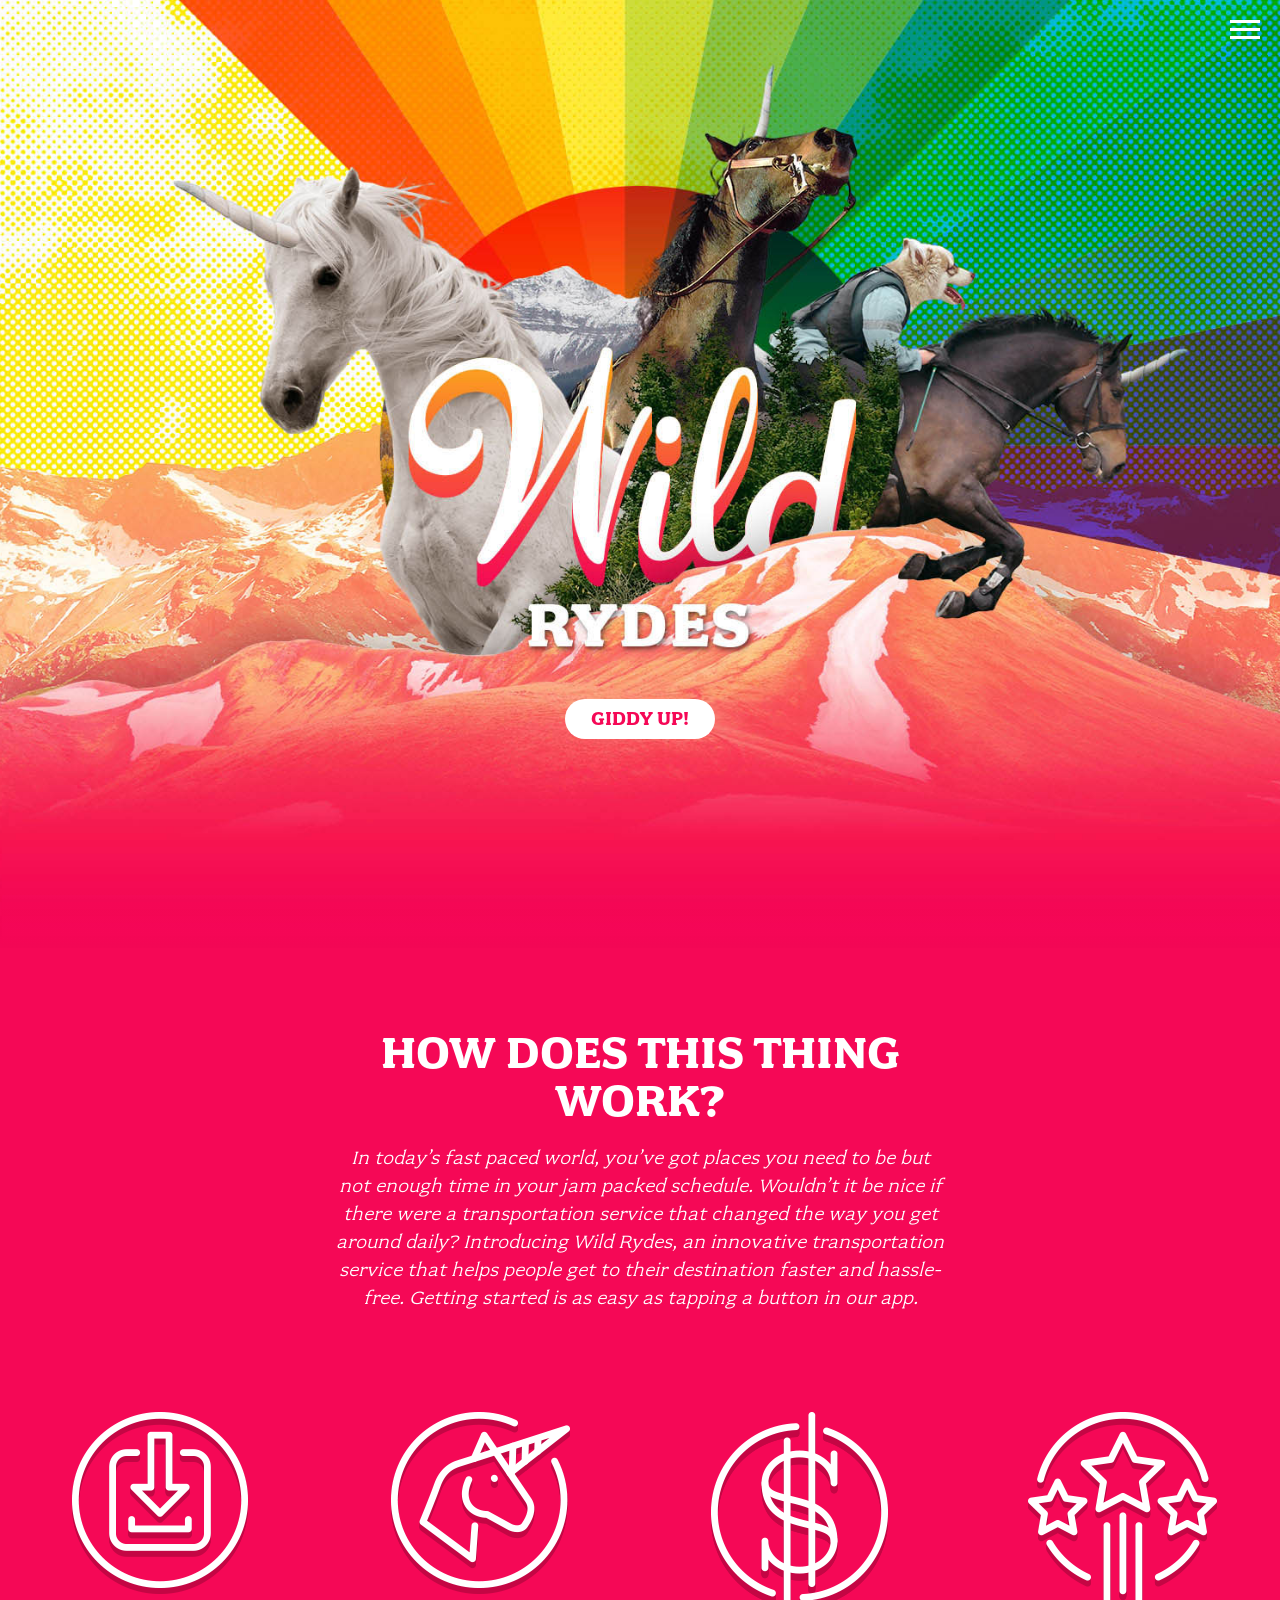
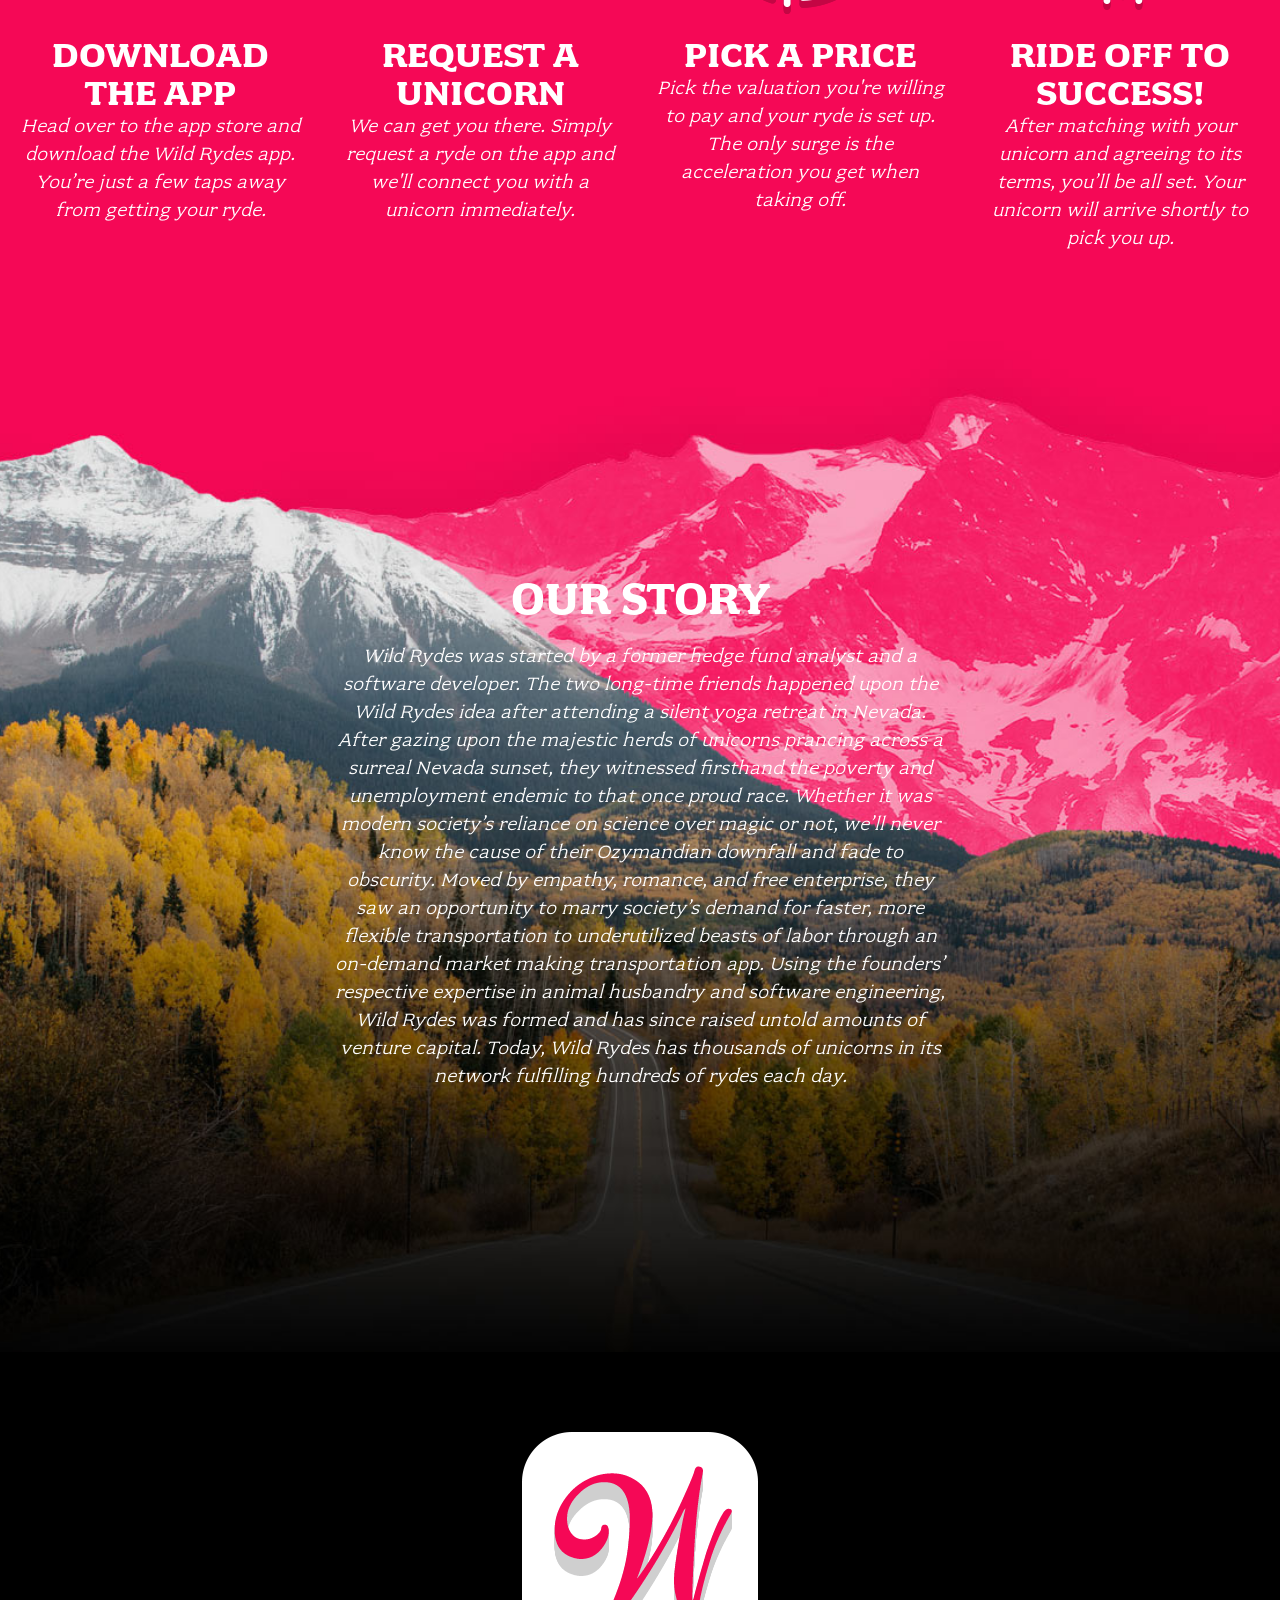
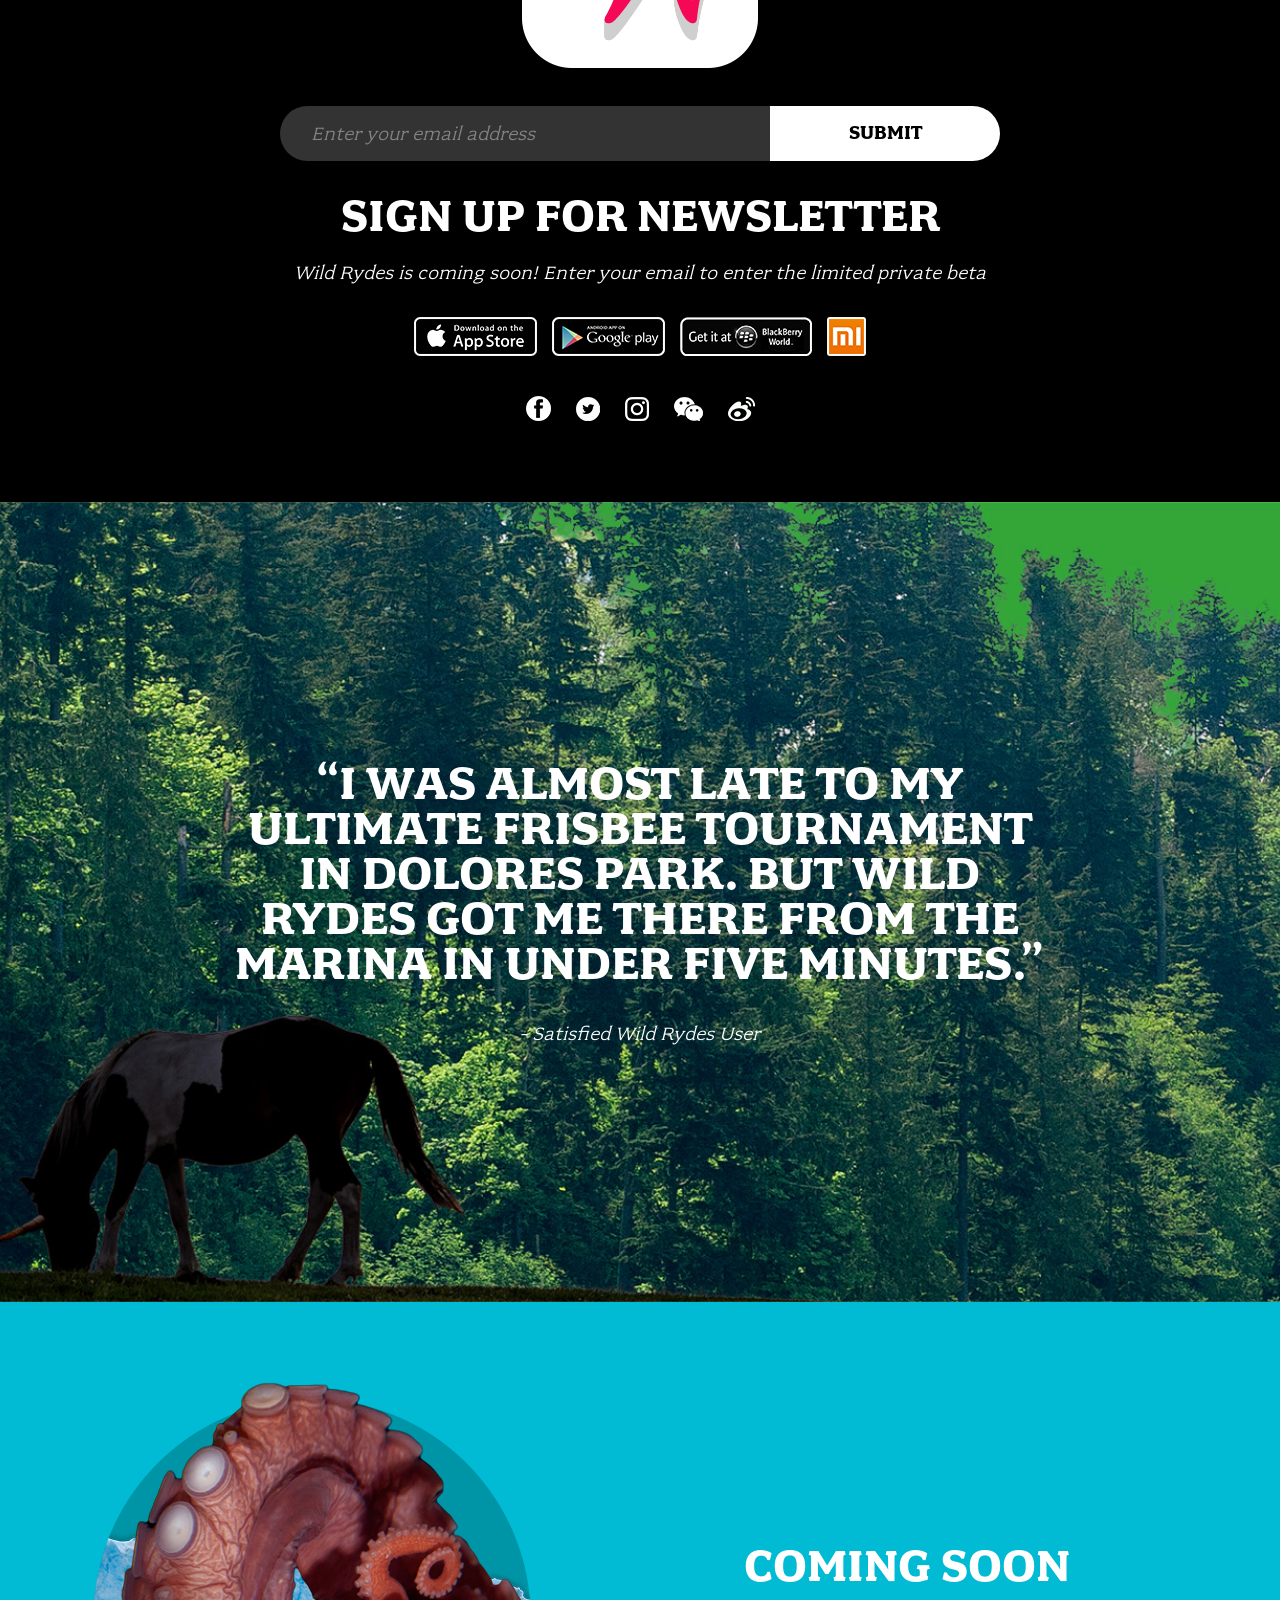
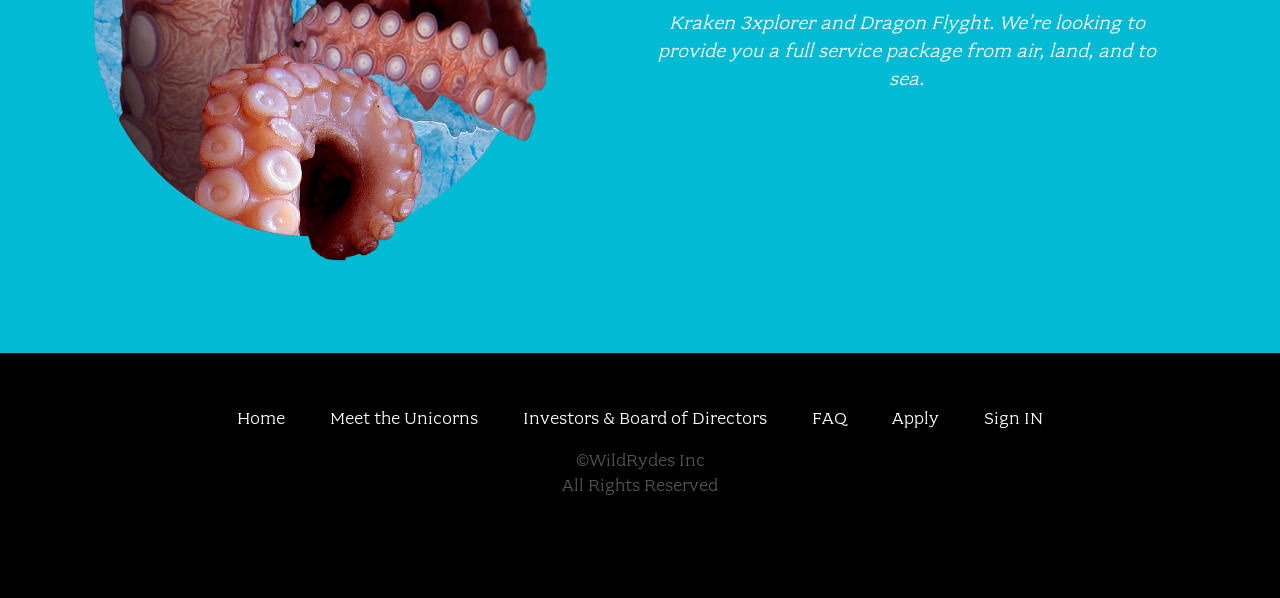
<file: index.html>
<!doctype html>
<html class="no-js" lang="">
<head>
  <meta charset="utf-8">
  <meta name="description" content="">
  <meta name="viewport" content="width=device-width, initial-scale=1">
  <title>Wild Rydes</title>

  <link rel="stylesheet" href="css/font.css">
  <link rel="stylesheet" href="css/main.css">

  <script src="js/vendor/modernizr.js"></script>
</head>
<body class="page-home">

  <header class="site-header">
    <h1 class="title">Wild Rydes</h1>
    <nav class="site-nav">
      <ul>
        <li><a href="index.html">Home</a></li>
        <li><a href="unicorns.html">Meet the Unicorns</a></li>
        <li><a href="investors.html">Investors &amp; Board of Directors</a></li>
        <li><a href="faq.html">FAQ</a></li>
        <li><a href="apply.html">Apply</a></li>
        <li><a href="signin.html">Sign IN</a></li>
      </ul>
    </nav>
    <button type="button" class="btn-menu"><span>Menu</span></button>
    <a class="home-button" href="/register.html">Giddy Up!</a>
  </header>

  <section class="home-about">
    <div class="row column large-9 xlarge-6 xxlarge-4">
      <h2 class="section-title">How Does This Thing Work?</h2>
      <p class="content">
        In today’s fast paced world, you’ve got places you need to be but not enough time in your jam packed schedule. Wouldn’t it be nice if there were a transportation service that changed the way you get around daily? Introducing Wild Rydes, an innovative transportation service that helps people get to their destination faster and hassle-free. Getting started is as easy as tapping a button in our app.
      </p>
    </div>

    <div class="row medium-up-2 large-up-4">
      <div class="column">
        <div class="home-about-block">
          <h3 class="title icon-download">Download The App</h3>
          <p class="content">Head over to the app store and download the Wild Rydes app. You’re just a few taps away from getting your ryde.</p>
        </div>
      </div>

      <div class="column">
        <div class="home-about-block">
          <h3 class="title icon-unicorn">Request A Unicorn</h3>
          <p class="content">We can get you there. Simply request a ryde on the app and we'll connect you with a unicorn immediately.</p>
        </div>
      </div>

      <div class="column">
        <div class="home-about-block">
          <h3 class="title icon-price">Pick A Price</h3>
          <p class="content">Pick the valuation you're willing to pay and your ryde is set up. The only surge is the acceleration you get when taking off.</p>
        </div>
      </div>

      <div class="column">
        <div class="home-about-block">
          <h3 class="title icon-success">Ride Off To Success!</h3>
          <p class="content">After matching with your unicorn and agreeing to its terms, you’ll be all set. Your unicorn will arrive shortly to pick you up.</p>
        </div>
      </div>
    </div>
  </section>

  <section class="home-story">
    <div class="row column large-9 xlarge-6 xxlarge-4">
      <h2 class="section-title">Our Story</h2>
      <p class="content">
        Wild Rydes was started by a former hedge fund analyst and a software developer. The two long-time friends happened upon the Wild Rydes idea after attending a silent yoga retreat in Nevada. After gazing upon the majestic herds of unicorns prancing across a surreal Nevada sunset, they witnessed firsthand the poverty and unemployment endemic to that once proud race. Whether it was modern society’s reliance on science over magic or not, we’ll never know the cause of their Ozymandian downfall and fade to obscurity. Moved by empathy, romance, and free enterprise, they saw an opportunity to marry society’s demand for faster, more flexible transportation to underutilized beasts of labor through an on-demand market making transportation app. Using the founders’ respective expertise in animal husbandry and software engineering, Wild Rydes was formed and has since raised untold amounts of venture capital. Today, Wild Rydes has thousands of unicorns in its network fulfilling hundreds of rydes each day.
      </p>
    </div>
  </section>

  <section class="home-sign-up">
    <div class="row column">
      <img class="icon-w" src="images/wr-home-W.png">

      <form onsubmit="javascript:void(0);">
        <input type="email" placeholder="Enter your email address">
        <button type="button">Submit</button>
      </form>

      <h2 class="section-title">Sign Up For Newsletter</h2>

      <p class="content">Wild Rydes is coming soon! Enter your email to enter the limited private beta</p>

      <div class="apps">
        <a class="app-icon" href=""><img src="images/wr-home-apple.png"></a>
        <a class="app-icon" href=""><img src="images/wr-home-google.png"></a>
        <a class="app-icon" href=""><img src="images/wr-home-blackberry.png"></a>
        <a class="app-icon" href=""><img src="images/wr-home-Xiaomi.png"></a>
      </div>

      <div class="social">
        <a class="icon-fb" href="">Facebook</a>
        <a class="icon-tw" href="">Twitter</a>
        <a class="icon-ig" href="">Instagram</a>
        <a class="icon-wc" href="">Wechat</a>
        <a class="icon-wb" href="">Weibo</a>
      </div>
    </div>
  </section>

  <section class="home-quote">
    <div class="row column medium-8 xxlarge-6">
      <div class="quote-wrap">
        <div class="quote">
          “I was almost late to my ultimate frisbee tournament in DOLORES park. BUt Wild Rydes Got me there from the marina in under five minutes.”
        </div>
        <div class="quoter">- Satisfied Wild Rydes User</div>
      </div>
    </div>
  </section>

  <section class="kraken-callout">
    <div class="row">
      <div class="columns medium-6 xxlarge-4 xxlarge-offset-2">
        <img src="images/wr-home-kraken.png">
      </div>

      <div class="columns medium-6 xlarge-5 xxlarge-4">
        <h4 class="title">Coming Soon</h4>
        <p class="content">
          Kraken 3xplorer and Dragon Flyght. We’re looking to provide you a full service package from air, land, and to sea.
        </p>
      </div>
    </div>
  </section>

  <footer class="site-footer">
    <div class="row column">
      <nav class="footer-nav">
        <ul>
          <li><a href="index.html">Home</a></li>
          <li><a href="unicorns.html">Meet the Unicorns</a></li>
          <li><a href="investors.html">Investors & Board of Directors</a></li>
          <li><a href="faq.html">FAQ</a></li>
          <li><a href="apply.html">Apply</a></li>
          <li><a href="signin.html">Sign IN</a></li>
        </ul>
      </nav>
    </div>

    <div class="row column">
      <div class="footer-legal">
        &copy;WildRydes Inc<br>
        All Rights Reserved
      </div>
    </div>
  </footer>

  <script src="js/vendor.js"></script>

  <script src="js/main.js"></script>
</body>
</html>
</file>
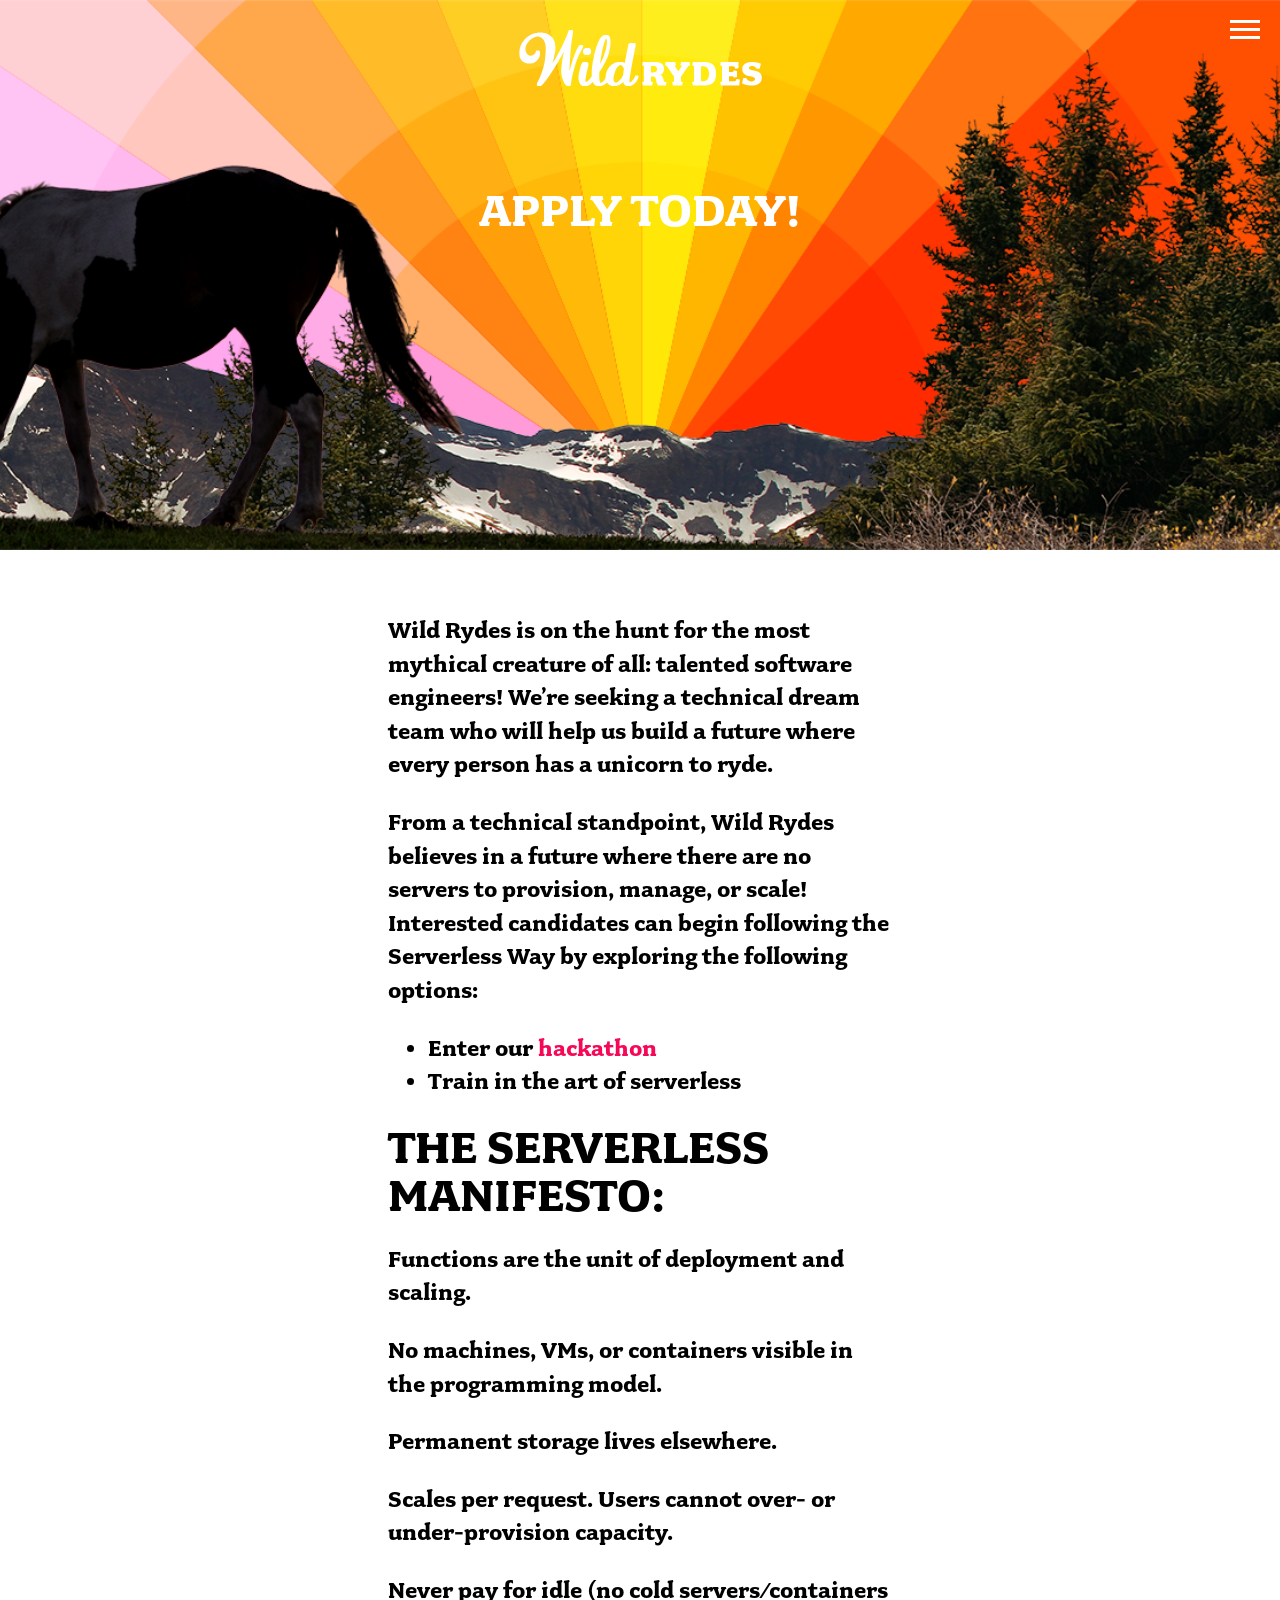
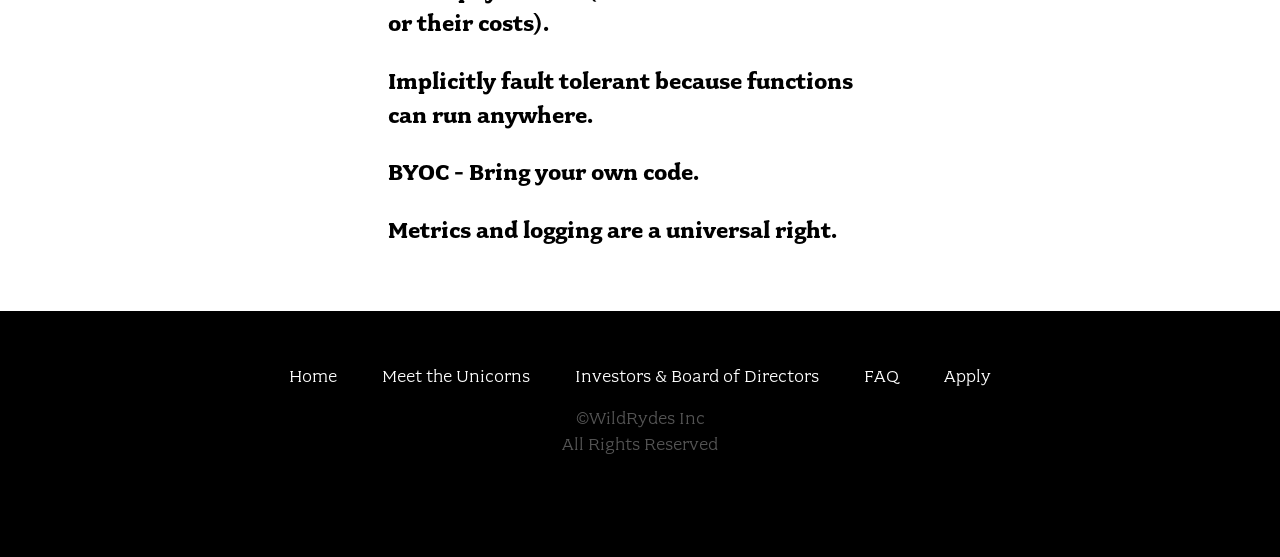
<file: apply.html>
<!doctype html>
<html class="no-js" lang="">
<head>
  <meta charset="utf-8">
  <meta name="description" content="">
  <meta name="viewport" content="width=device-width, initial-scale=1">
  <title>Apply - Wild Rydes</title>

  <link rel="stylesheet" href="css/font.css">
  <link rel="stylesheet" href="css/main.css">

  <script src="js/vendor/modernizr.js"></script>
</head>
<body class="page-apply">

  <header class="site-header">
    <div class="site-logo">Wild Rydes</div>

    <div class="row column medium-8 large-6 xlarge-5 xxlarge-4">
      <h1 class="title">Apply Today!</h1>
    </div>

    <nav class="site-nav">
      <ul>
        <li><a href="index.html">Home</a></li>
        <li><a href="unicorns.html">Meet the Unicorns</a></li>
        <li><a href="investors.html">Investors & Board of Directors</a></li>
        <li><a href="faq.html">FAQ</a></li>
        <li><a href="apply.html">Apply</a></li>
      </ul>
    </nav>
    <button type="button" class="btn-menu"><span>Menu</span></button>
  </header>

  <section class="content">
    <div class="row column medium-10 large-7 xlarge-5">
      <p>Wild Rydes is on the hunt for the most mythical creature of all: talented software engineers! We’re seeking a technical dream team who will help us build a future where every person has a unicorn to ryde.</p>
      <p>From a technical standpoint, Wild Rydes believes in a future where there are no servers to provision, manage, or scale! Interested candidates can begin following the Serverless Way by exploring the following options:</p>
      <ul>
        <li>Enter our <a href="http://awschatbot.devpost.com" target="_blank">hackathon</a></li>
        <li>Train in the art of serverless</li>
      </ul>

      <h2>The Serverless Manifesto:</h2>
      <p>Functions are the unit of deployment and scaling.</p>
      <p>No machines, VMs, or containers visible in the programming model.</p>
      <p>Permanent storage lives elsewhere.</p>
      <p>Scales per request. Users cannot over- or under-provision capacity.</p>
      <p>Never pay for idle (no cold servers/containers or their costs).</p>
      <p>Implicitly fault tolerant because functions can run anywhere.</p>
      <p>BYOC - Bring your own code.</p>
      <p>Metrics and logging are a universal right.</p>
    </div>
  </section>

  <footer class="site-footer">
    <div class="row column">
      <nav class="footer-nav">
        <ul>
          <li><a href="index.html">Home</a></li>
          <li><a href="unicorns.html">Meet the Unicorns</a></li>
          <li><a href="investors.html">Investors & Board of Directors</a></li>
          <li><a href="faq.html">FAQ</a></li>
          <li><a href="apply.html">Apply</a></li>
        </ul>
      </nav>
    </div>

    <div class="row column">
      <div class="footer-legal">
        &copy;WildRydes Inc<br>
        All Rights Reserved
      </div>
    </div>
  </footer>

  <script src="js/vendor.js"></script>

  <script src="js/main.js"></script>
</body>
</html>
</file>
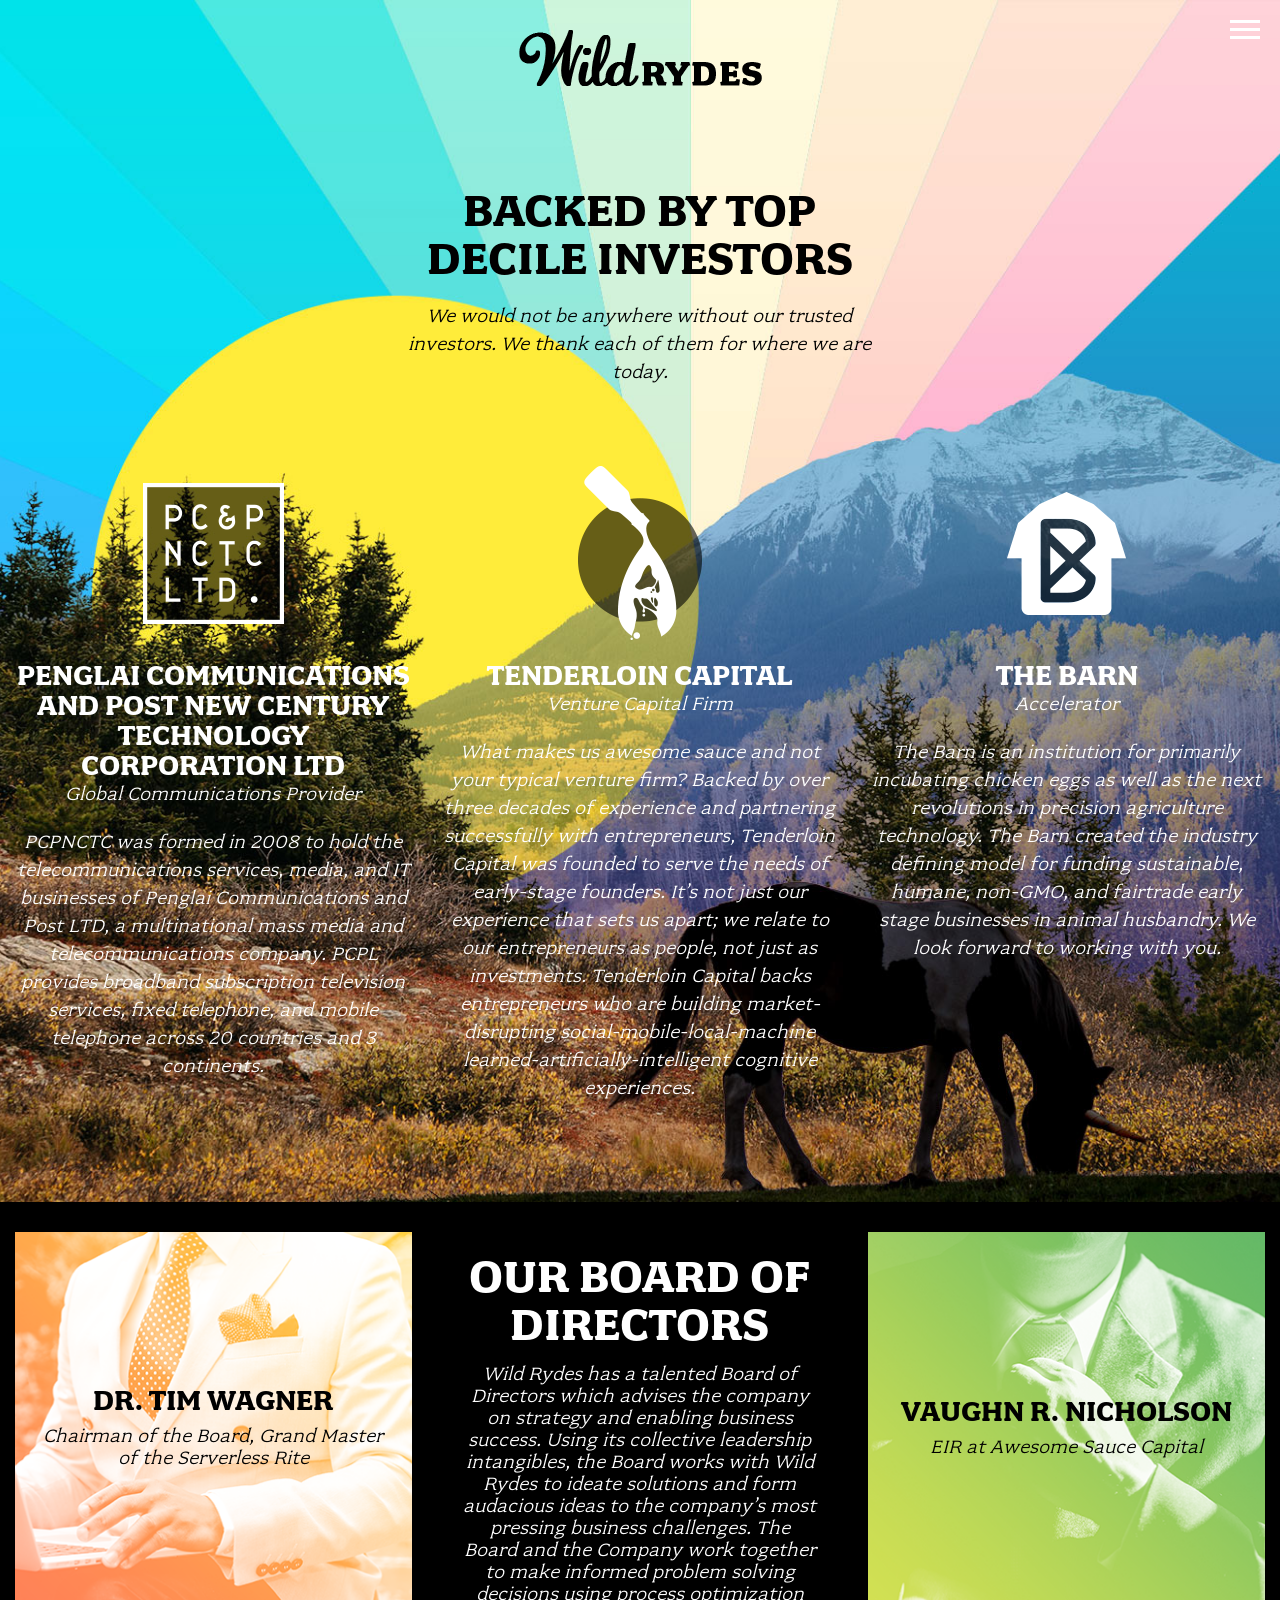
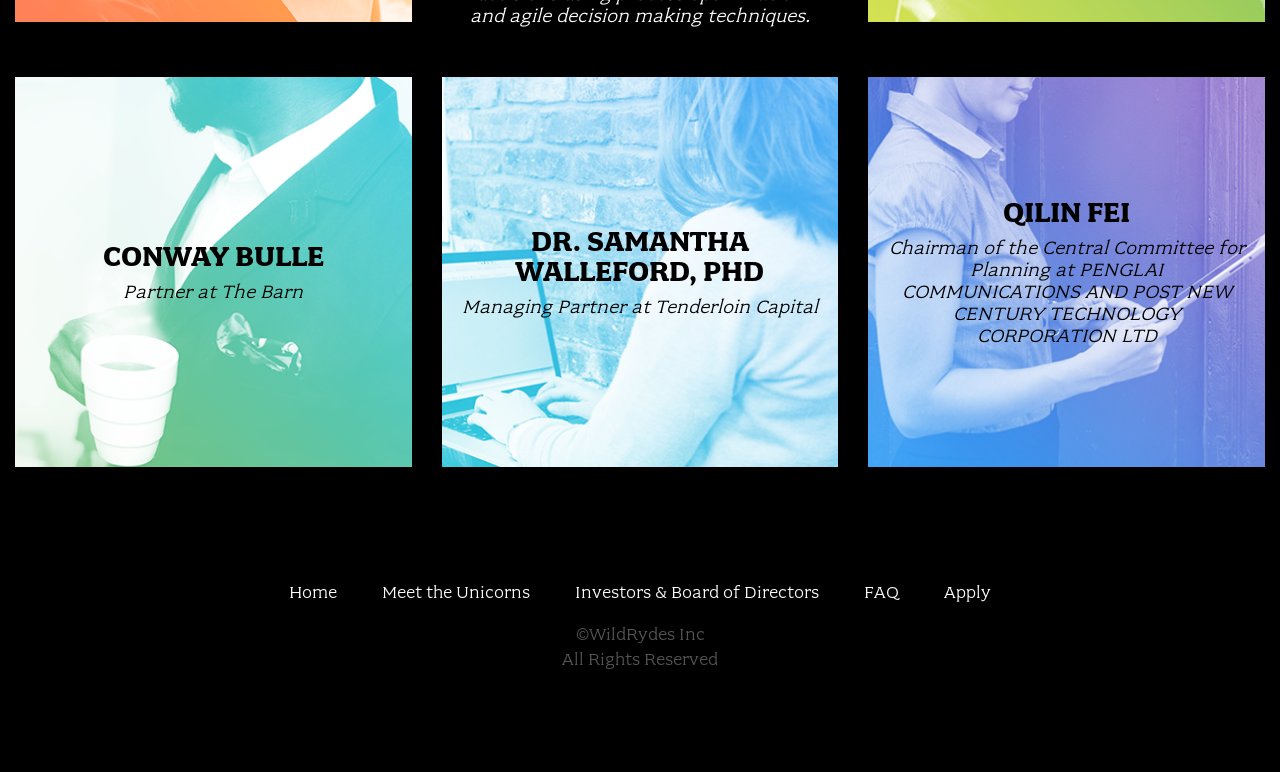
<file: investors.html>
<!doctype html>
<html class="no-js" lang="">
<head>
  <meta charset="utf-8">
  <meta name="description" content="">
  <meta name="viewport" content="width=device-width, initial-scale=1">
  <title>Investors &amp; Board of Directors - Wild Rydes</title>

  <link rel="stylesheet" href="css/font.css">
  <link rel="stylesheet" href="css/main.css">

  <script src="js/vendor/modernizr.js"></script>
</head>
<body class="page-investors">

  <div class="top-section">
    <header class="site-header">
      <div class="site-logo dark">Wild Rydes</div>

      <div class="row column medium-8 large-6 xlarge-5 xxlarge-4">
        <h1 class="title">Backed By Top Decile Investors</h1>
        <p class="content">
          We would not be anywhere without our trusted investors. We thank each of them for where we are today.
        </p>
      </div>

      <nav class="site-nav">
        <ul>
          <li><a href="index.html">Home</a></li>
          <li><a href="unicorns.html">Meet the Unicorns</a></li>
          <li><a href="investors.html">Investors & Board of Directors</a></li>
          <li><a href="faq.html">FAQ</a></li>
          <li><a href="apply.html">Apply</a></li>
        </ul>
      </nav>
      <button type="button" class="btn-menu"><span>Menu</span></button>
    </header>

    <div class="investors-list">
      <div class="row">
        <div class="columns large-4">
          <div class="investor">
            <h2 class="title pcp">Penglai Communications and Post New Century Technology Corporation Ltd</h2>
            <div class="subtitle">Global Communications Provider</div>
            <p class="content">
              PCPNCTC was formed in 2008 to hold the telecommunications services, media, and IT businesses of Penglai Communications and Post LTD, a multinational mass media and telecommunications company. PCPL provides broadband subscription television services, fixed telephone, and mobile telephone across 20 countries and 3 continents.
            </p>
          </div>
        </div>

        <div class="columns large-4">
          <div class="investor">
            <h2 class="title awesome">Tenderloin Capital</h2>
            <div class="subtitle">Venture Capital Firm</div>
            <p class="content">
              What makes us awesome sauce and not your typical venture firm? Backed by over three decades of experience and partnering successfully with entrepreneurs, Tenderloin Capital was founded to serve the needs of early-stage founders. It’s not just our experience that sets us apart; we relate to our entrepreneurs as people, not just as investments. Tenderloin Capital backs entrepreneurs who are building market-disrupting social-mobile-local-machine learned-artificially-intelligent cognitive experiences.
            </p>
          </div>
        </div>

        <div class="columns large-4">
          <div class="investor">
            <h2 class="title barn">The Barn</h2>
            <div class="subtitle">Accelerator</div>
            <p class="content">
              The Barn is an institution for primarily incubating chicken eggs as well as the next revolutions in precision agriculture technology. The Barn created the industry defining model for funding sustainable, humane, non-GMO, and fairtrade early stage businesses in animal husbandry. We look forward to working with you.
            </p>
          </div>
        </div>
      </div>
    </div>
  </div>

  <section class="board-directors">
    <div class="row">
      <div class="columns large-4 large-push-4">
        <div class="intro block">
          <h2 class="title">Our Board of Directors</h2>
          <p class="content">
            Wild Rydes has a talented Board of Directors which advises the company on strategy and enabling business success. Using its collective leadership intangibles, the Board works with Wild Rydes to ideate solutions and form audacious ideas to the company’s most pressing business challenges. The Board and the Company work together to make informed problem solving decisions using process optimization and agile decision making techniques.
          </p>
        </div>
      </div>

      <div class="columns large-4 large-pull-4">
        <div class="one block">
          <h3 class="title">Dr. Tim Wagner</h3>
          <p class="content">Chairman of the Board, Grand Master of the Serverless Rite</p>
        </div>
      </div>

      <div class="columns large-4">
        <div class="two block">
          <h3 class="title">Vaughn R. Nicholson</h3>
          <p class="content">EIR at Awesome Sauce Capital</p>
        </div>
      </div>
    </div>

    <div class="row">
      <div class="columns large-4">
        <div class="three block">
          <h3 class="title">Conway Bulle</h3>
          <p class="content">Partner at The Barn</p>
        </div>
      </div>

      <div class="columns large-4">
        <div class="four block">
          <h3 class="title">Dr. Samantha Walleford, PhD</h3>
          <p class="content">Managing Partner at Tenderloin Capital</p>
        </div>
      </div>

      <div class="columns large-4">
        <div class="five block">
          <h3 class="title">Qilin Fei</h3>
          <p class="content">Chairman of the Central Committee for Planning at PENGLAI COMMUNICATIONS AND POST NEW CENTURY TECHNOLOGY CORPORATION LTD</p>
        </div>
      </div>
    </div>
  </section>

  <footer class="site-footer">
    <div class="row column">
      <nav class="footer-nav">
        <ul>
          <li><a href="index.html">Home</a></li>
          <li><a href="unicorns.html">Meet the Unicorns</a></li>
          <li><a href="investors.html">Investors & Board of Directors</a></li>
          <li><a href="faq.html">FAQ</a></li>
          <li><a href="apply.html">Apply</a></li>
        </ul>
      </nav>
    </div>

    <div class="row column">
      <div class="footer-legal">
        &copy;WildRydes Inc<br>
        All Rights Reserved
      </div>
    </div>
  </footer>

  <script src="js/vendor.js"></script>

  <script src="js/main.js"></script>
</body>
</html>
</file>
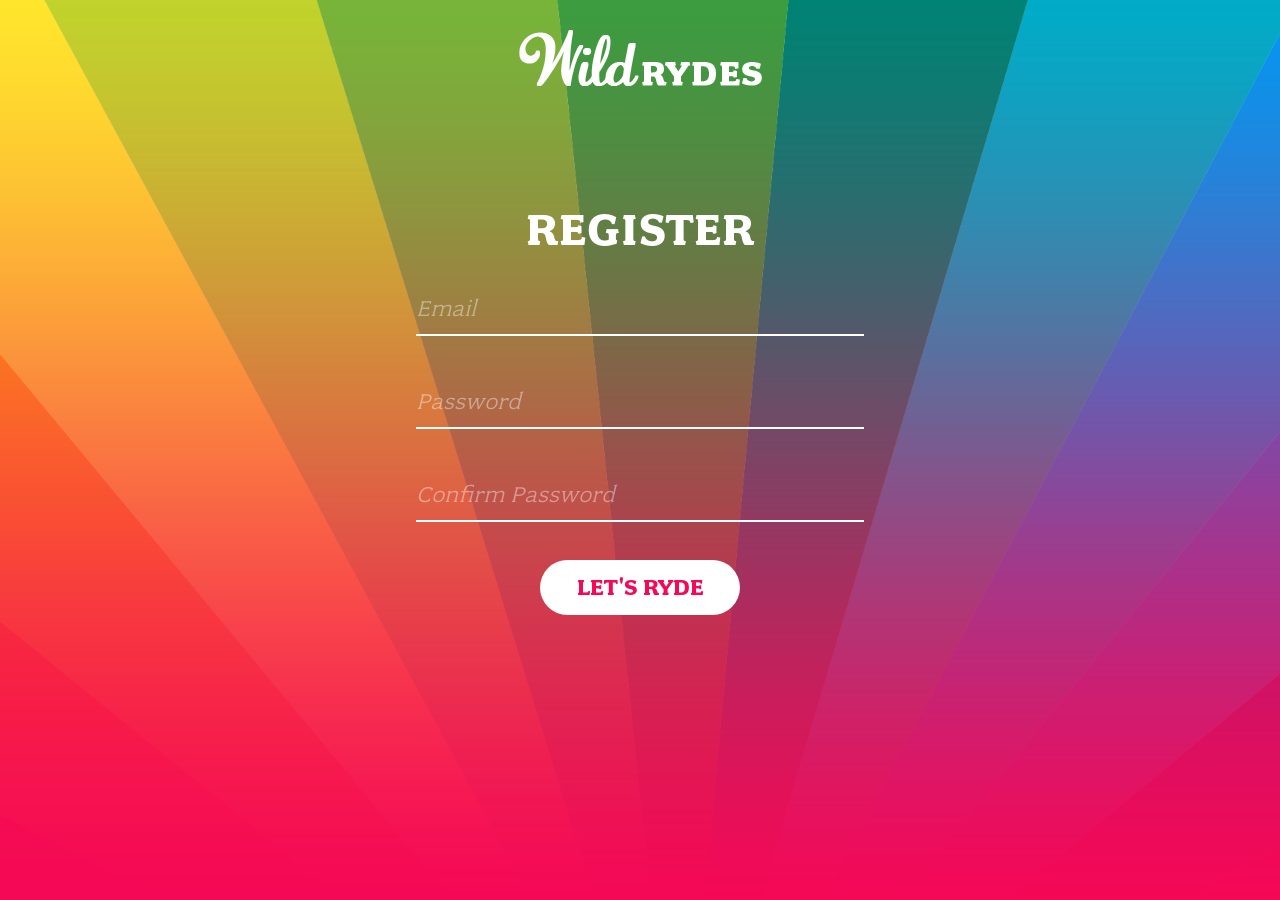
<file: register.html>
<!DOCTYPE html>
<!--[if lt IE 7]>      <html class="no-js lt-ie9 lt-ie8 lt-ie7"> <![endif]-->
<!--[if IE 7]>         <html class="no-js lt-ie9 lt-ie8"> <![endif]-->
<!--[if IE 8]>         <html class="no-js lt-ie9"> <![endif]-->
<!--[if gt IE 8]><!--> <html class="no-js"> <!--<![endif]-->
    <head>
        <meta charset="utf-8">
        <meta http-equiv="X-UA-Compatible" content="IE=edge,chrome=1">
        <title></title>
        <meta name="description" content="">
        <meta name="viewport" content="width=device-width">

        <!-- Place favicon.ico and apple-touch-icon.png in the root directory -->

        <link rel="stylesheet" href="css/font.css">
        <link rel="stylesheet" href="css/normalize.css">
        <link rel="stylesheet" href="css/index.css">
        <link rel="stylesheet" href="/css/message.css">
    </head>
    <body>
        <!--[if lt IE 7]>
            <p class="chromeframe">You are using an <strong>outdated</strong> browser. Please <a href="http://browsehappy.com/">upgrade your browser</a> or <a href="http://www.google.com/chromeframe/?redirect=true">activate Google Chrome Frame</a> to improve your experience.</p>
        <![endif]-->

        <div id="noCognitoMessage" class="configMessage" style="display: none;">
            <div class="backdrop"></div>
            <div class="panel panel-default">
                <div class="panel-heading">
                    <h3 class="panel-title">No Cognito User Pool Configured</h3>
                </div>
                <div class="panel-body">
                    <p>There is no user pool configured in <a href="/js/config.js">/js/config.js</a>. You'll configure this in Module 2 of the workshop.</p>
                </div>
            </div>
        </div>

        <header>
          <img src="images/logo.png">
        </header>

        <section class="form-wrap">
            <h1>Register</h1>
            <form id="registrationForm">
              <input type="email" id="emailInputRegister" placeholder="Email" pattern=".*" required>
              <input type="password" id="passwordInputRegister" placeholder="Password" pattern=".*" required>
              <input type="password" id="password2InputRegister" placeholder="Confirm Password" pattern=".*" required>

              <input type="submit" value="Let's Ryde">
            </form>
        </section>

        <script src="js/vendor/jquery-3.1.0.js"></script>
        <script src="js/vendor/bootstrap.min.js"></script>
        <script src="js/vendor/aws-cognito-sdk.min.js"></script>
        <script src="js/vendor/amazon-cognito-identity.min.js"></script>
        <script src="js/config.js"></script>
        <script src="js/cognito-auth.js"></script>
    </body>
</html>
</file>
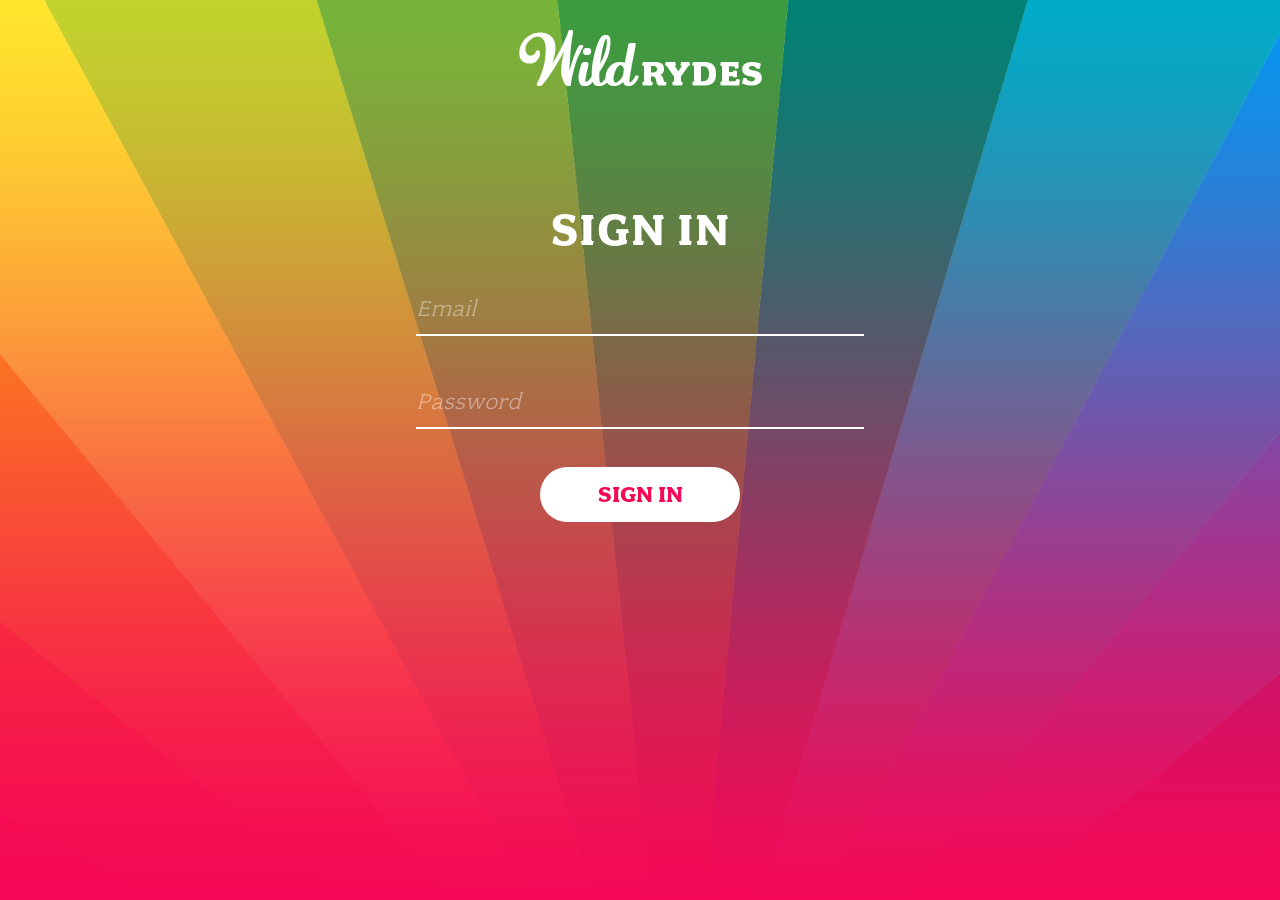
<file: ride.html>
<!DOCTYPE html>
<html>

<head>
    <meta charset="utf-8">
    <meta name="viewport" content="initial-scale=1,maximum-scale=1,user-scalable=no">
    <title>Wild Rydes</title>
    <meta charset="utf-8">
    <meta http-equiv="X-UA-Compatible" content="IE=edge">
    <meta name="viewport" content="width=device-width, initial-scale=1">
    <meta name="description" content="Serverless web application example">
    <meta name="author" content="">


    <link rel="stylesheet" href="https://maxcdn.bootstrapcdn.com/bootstrap/3.3.7/css/bootstrap.min.css" integrity="sha384-BVYiiSIFeK1dGmJRAkycuHAHRg32OmUcww7on3RYdg4Va+PmSTsz/K68vbdEjh4u" crossorigin="anonymous">
    <link rel="stylesheet" href="https://js.arcgis.com/4.6/esri/css/main.css">
    <link rel="stylesheet" href="/css/ride.css">
    <link rel="stylesheet" href="/css/message.css">
</head>

<body>

    <div class="info panel panel-default">
        <div class="panel-heading">
            <button id="request" class="btn btn-primary" disabled="disabled">Set pickup</button>
            <div class="dropdown pull-right">
                <button id="accountLink" class="btn" type="button" data-toggle="dropdown" aria-haspopup="true" aria-expanded="false">
                    Account <span class="caret"></span>
                </button>
                <ul class="dropdown-menu" aria-labelledby="accountLink">
                    <li><a id="signOut" href="#">Sign out</a></li>
                </ul>
            </div>
        </div>
        <div class="panel-body">
            <ol id="updates">
                <li>Welcome! Click the map to set your pickup location.</li>
            </ol>
        </div>
    </div>

    <div id="noApiMessage" class="configMessage" style="display: none;">
        <div class="backdrop"></div>
        <div class="panel panel-default">
            <div class="panel-heading">
                <h3 class="panel-title">Successfully Authenticated!</h3>
            </div>
            <div class="panel-body">
                <p>This page is not functional yet because there is no API invoke URL configured in <a href="/js/config.js">/js/config.js</a>. You'll configure this in Module 3.</p>
                <p>In the meantime, if you'd like to test the Amazon Cognito user pool authorizer for your API, use the auth token below:</p>
                <textarea class="authToken"></textarea>
            </div>
        </div>
    </div>

    <div id="noCognitoMessage" class="configMessage" style="display: none;">
        <div class="backdrop"></div>
        <div class="panel panel-default">
            <div class="panel-heading">
                <h3 class="panel-title">No Cognito User Pool Configured</h3>
            </div>
            <div class="panel-body">
                <p>There is no user pool configured in <a href="/js/config.js">/js/config.js</a>. You'll configure this in Module 2 of the workshop.</p>
            </div>
        </div>
    </div>

    <div id="main">
        <div id="map">
        </div>
    </div>

    <div id="authTokenModal" class="modal fade" tabindex="-1" role="dialog" aria-labelledby="authToken">
        <div class="modal-dialog" role="document">
            <div class="modal-content">
                <div class="modal-header">
                    <button type="button" class="close" data-dismiss="modal" aria-label="Close"><span aria-hidden="true">&times;</span></button>
                    <h4 class="modal-title" id="myModalLabel">Your Auth Token</h4>
                </div>
                <div class="modal-body">
                    <textarea class="authToken"></textarea>
                </div>
                <div class="modal-footer">
                    <button type="button" class="btn btn-default" data-dismiss="modal">Close</button>
                </div>
            </div>
        </div>
    </div>


    <script src="js/vendor/jquery-3.1.0.js"></script>
    <script src="js/vendor/bootstrap.min.js"></script>
    <script src="js/vendor/aws-cognito-sdk.min.js"></script>
    <script src="js/vendor/amazon-cognito-identity.min.js"></script>
    <script src="https://js.arcgis.com/4.6/"></script>
    <script src="js/config.js"></script>
    <script src="js/cognito-auth.js"></script>
    <script src="js/esri-map.js"></script>
    <script src="js/ride.js"></script>
</body>

</html>
</file>
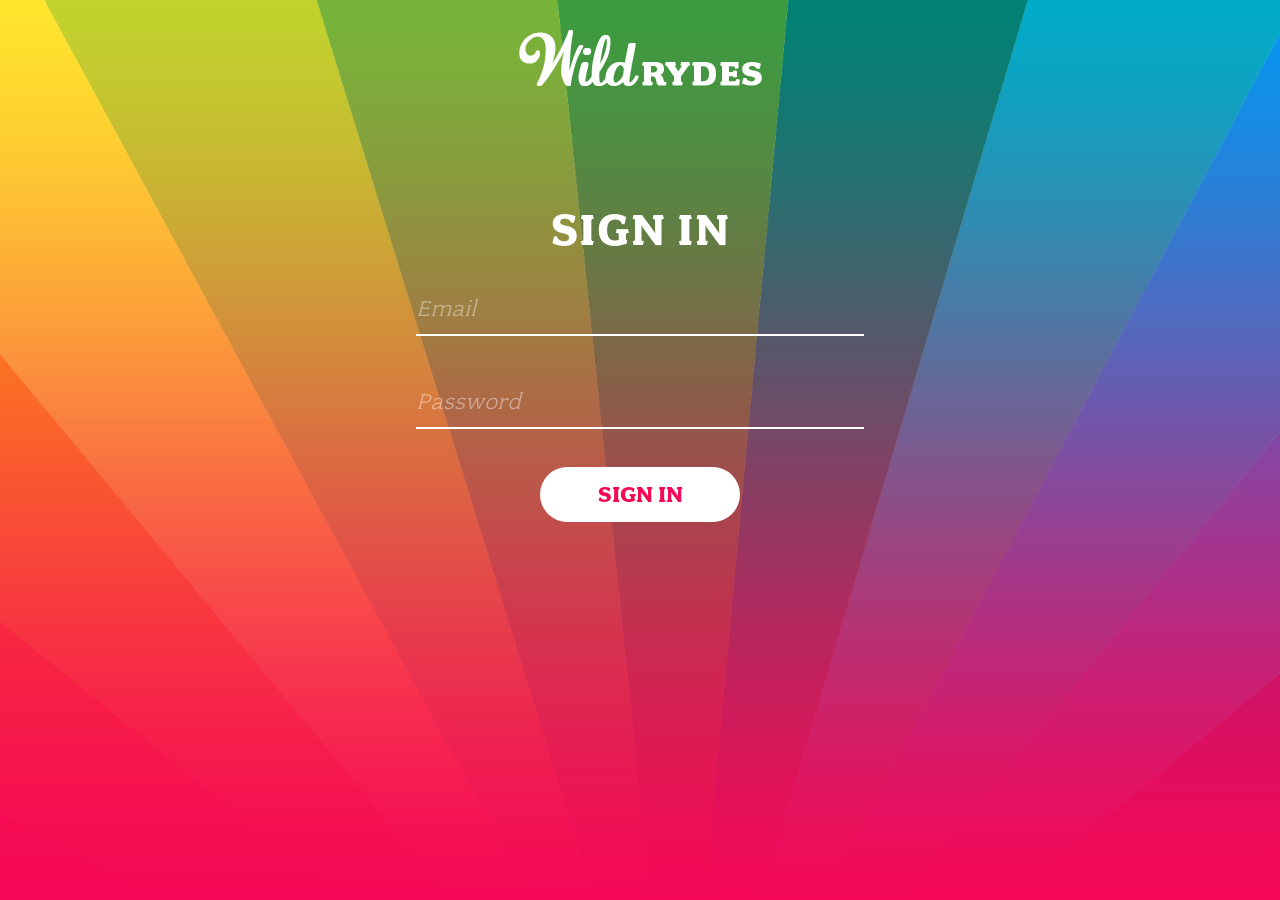
<file: signin.html>
<!DOCTYPE html>
<html class="no-js">
    <head>
        <meta charset="utf-8">
        <meta http-equiv="X-UA-Compatible" content="IE=edge,chrome=1">
        <title>Sign In - Wild Rydes</title>
        <meta name="description" content="">
        <meta name="viewport" content="width=device-width">

        <link rel="stylesheet" href="css/font.css">
        <link rel="stylesheet" href="css/normalize.css">
        <link rel="stylesheet" href="css/index.css">
        <link rel="stylesheet" href="css/message.css">
    </head>
    <body>
        <div id="noCognitoMessage" class="configMessage" style="display: none;">
            <div class="backdrop"></div>
            <div class="panel panel-default">
                <div class="panel-heading">
                    <h3 class="panel-title">No Cognito User Pool Configured</h3>
                </div>
                <div class="panel-body">
                    <p>There is no user pool configured in <a href="/js/config.js">/js/config.js</a>.</p>
                </div>
            </div>
        </div>

        <header>
          <img src="images/logo.png">
        </header>

        <section class="form-wrap">
            <h1>SIGN IN</h1>
            <form id="signinForm">
              <input type="email" id="emailInputSignin" placeholder="Email" required>
              <input type="password" id="passwordInputSignin" placeholder="Password" required>

              <input type="submit" value="SIGN IN">
            </form>
        </section>

        <script src="js/vendor/jquery-3.1.0.js"></script>
        <script src="js/vendor/bootstrap.min.js"></script>
        <script src="js/vendor/aws-cognito-sdk.min.js"></script>
        <script src="js/vendor/amazon-cognito-identity.min.js"></script>
        <script src="js/config.js"></script>
        <script src="js/cognito-auth.js"></script>
    </body>
</html>
</file>
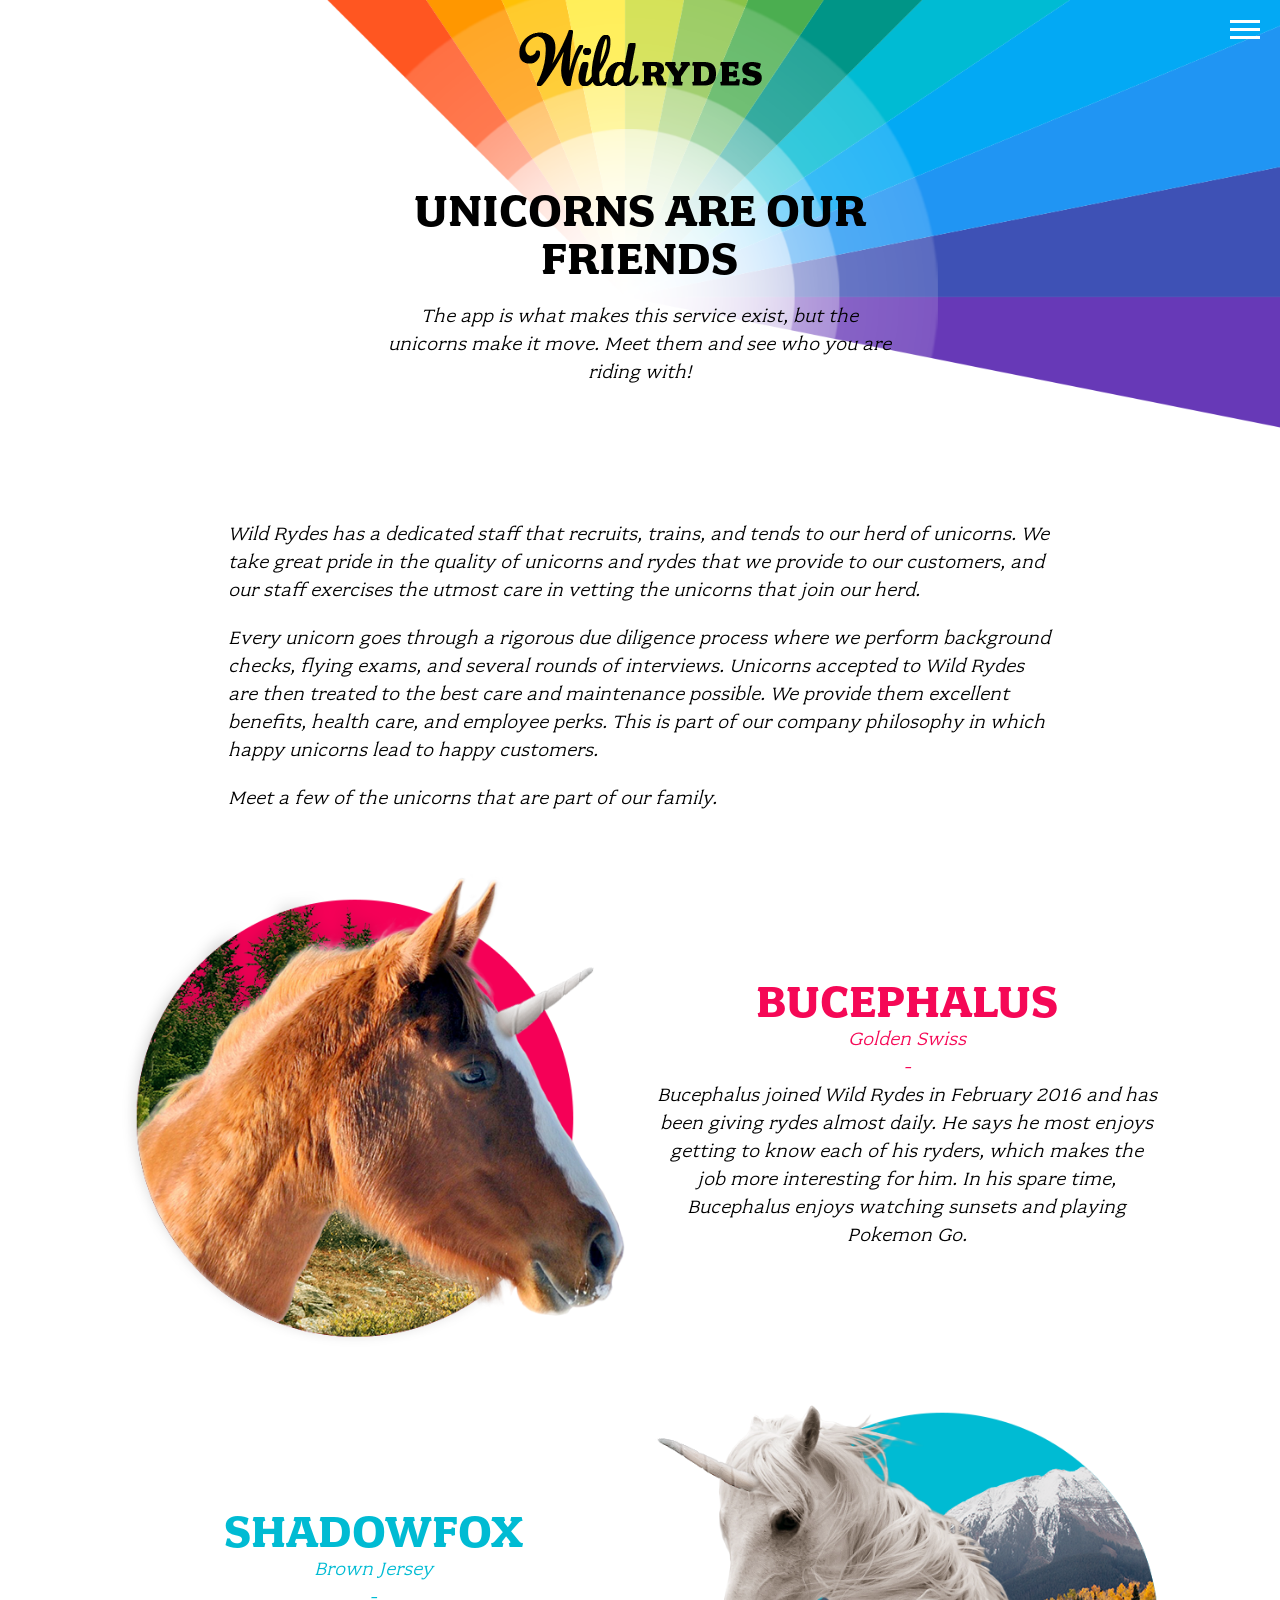
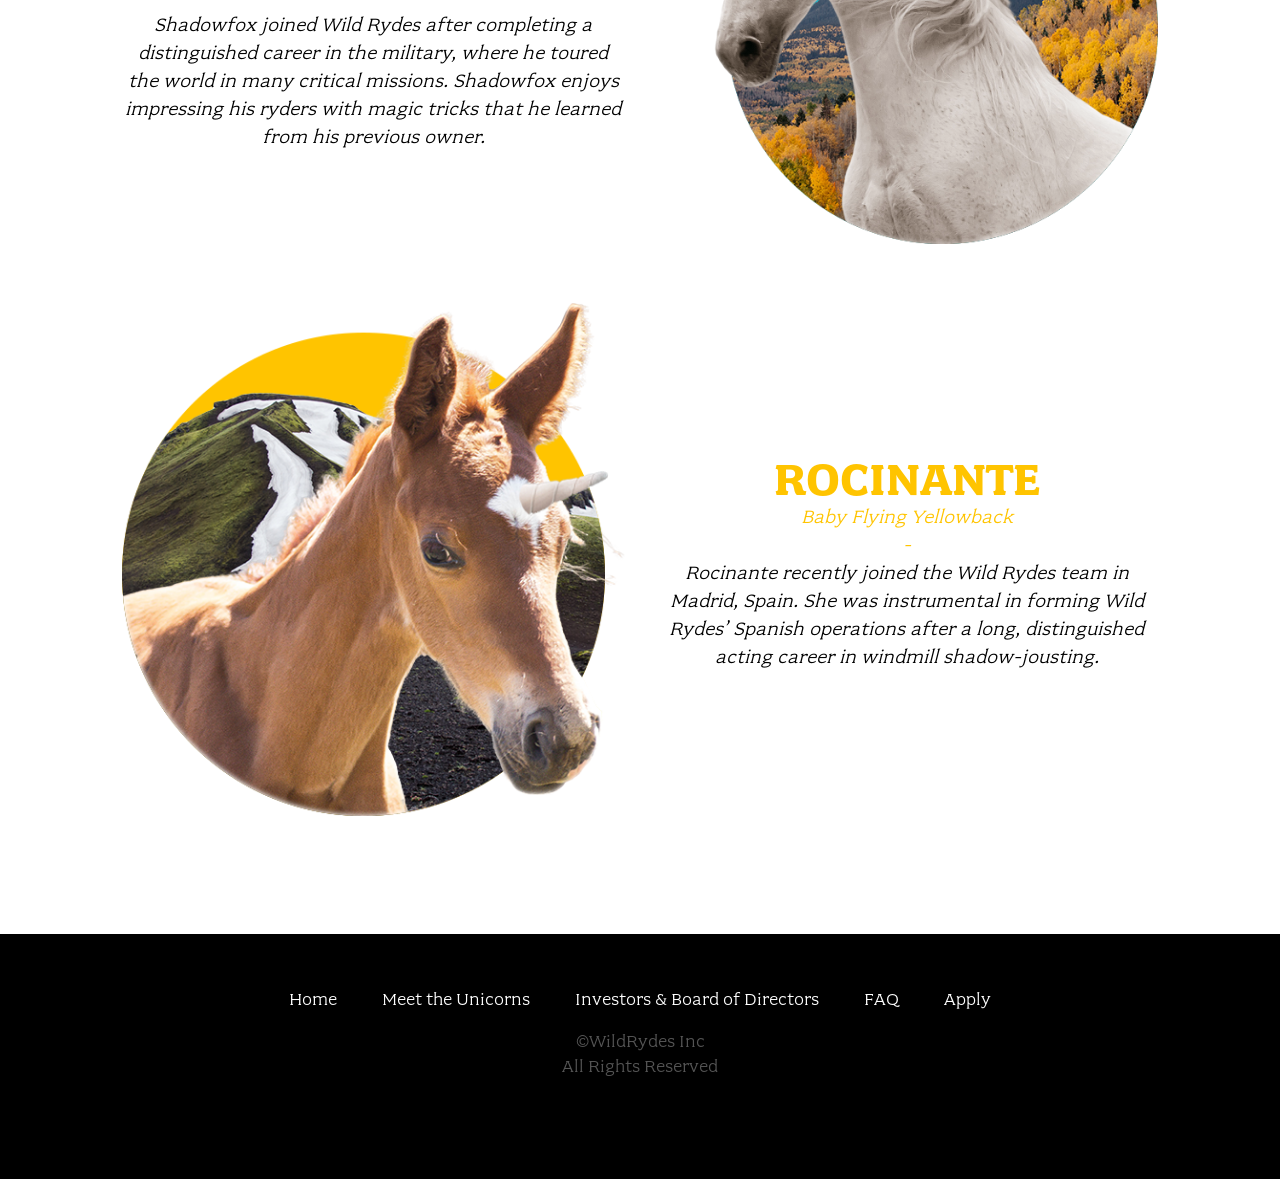
<file: unicorns.html>
<!doctype html>
<html class="no-js" lang="">
<head>
  <meta charset="utf-8">
  <meta name="description" content="">
  <meta name="viewport" content="width=device-width, initial-scale=1">
  <title>Unicorns - Wild Rydes</title>

  <link rel="stylesheet" href="css/font.css">
  <link rel="stylesheet" href="css/main.css">

  <script src="js/vendor/modernizr.js"></script>
</head>
<body class="page-unicorns">

  <header class="site-header">
    <div class="site-logo dark">Wild Rydes</div>

    <div class="row column medium-8 large-6 xlarge-5 xxlarge-4">
      <h1 class="title">Unicorns Are Our Friends</h1>
      <p class="content">
        The app is what makes this service exist, but the unicorns make it move. Meet them and see who you are riding with!
      </p>
    </div>

    <nav class="site-nav">
      <ul>
        <li><a href="index.html">Home</a></li>
        <li><a href="unicorns.html">Meet the Unicorns</a></li>
        <li><a href="investors.html">Investors & Board of Directors</a></li>
        <li><a href="faq.html">FAQ</a></li>
        <li><a href="apply.html">Apply</a></li>
      </ul>
    </nav>
    <button type="button" class="btn-menu"><span>Menu</span></button>
  </header>

  <div class="row column medium-10 large-8 xxlarge-6">
    <p class="content">
      Wild Rydes has a dedicated staff that recruits, trains, and tends to our herd of unicorns. We take great pride in the quality of unicorns and rydes that we provide to our customers, and our staff exercises the utmost care in vetting the unicorns that join our herd.
    </p>

    <p class="content">
      Every unicorn goes through a rigorous due diligence process where we perform background checks, flying exams, and several rounds of interviews. Unicorns accepted to Wild Rydes are then treated to the best care and maintenance possible. We provide them excellent benefits, health care, and employee perks. This is part of our company philosophy in which happy unicorns lead to happy customers.
    </p>

    <p class="content">Meet a few of the unicorns that are part of our family.</p>
  </div>

  <section class="unicorns-list">
    <div class="row">
      <div class="unicorn jimmy">
        <div class="columns medium-5 large-6 xlarge-5 xlarge-offset-1">
          <img src="images/wr-unicorn-one.png" alt="Jimmy Three Legs">
        </div>

        <div class="columns medium-7 large-6 xlarge-5 xxlarge-4">
          <h2 class="title">Bucephalus</h2>
          <div class="subtitle">Golden Swiss</div>
          <p class="content">
            Bucephalus joined Wild Rydes in February 2016 and has been giving rydes almost daily. He says he most enjoys getting to know each of his ryders, which makes the job more interesting for him. In his spare time, Bucephalus enjoys watching sunsets and playing Pokemon Go.
          </p>
        </div>
      </div>
    </div>

    <div class="row">
      <div class="unicorn henry">
        <div class="columns medium-5 medium-push-7 large-6 large-push-6 xlarge-5 xlarge-offset-1 xlarge-push-5">
          <img src="images/wr-unicorn-two.png" alt="Hot Shoe Henry">
        </div>

        <div class="columns medium-7 medium-pull-5 large-6 large-pull-6 xlarge-5 xlarge-pull-5 xxlarge-4 xxlarge-offset-1">
          <h2 class="title">Shadowfox</h2>
          <div class="subtitle">Brown Jersey</div>
          <p class="content">
            Shadowfox joined Wild Rydes after completing a distinguished career in the military, where he toured the world in many critical missions. Shadowfox enjoys impressing his ryders with magic tricks that he learned from his previous owner.
          </p>
        </div>
      </div>
    </div>

    <div class="row">
      <div class="unicorn veronica">
        <div class="columns medium-5 large-6 xlarge-5 xlarge-offset-1">
          <img src="images/wr-unicorn-three.png" alt="Veronica">
        </div>

        <div class="columns medium-7 large-6 xlarge-5 xxlarge-4">
          <h2 class="title">Rocinante</h2>
          <div class="subtitle">Baby Flying Yellowback</div>
          <p class="content">
            Rocinante recently joined the Wild Rydes team in Madrid, Spain. She was instrumental in forming Wild Rydes’ Spanish operations after a long, distinguished acting career in windmill shadow-jousting.
          </p>
        </div>
      </div>
    </div>
  </section>

  <footer class="site-footer">
    <div class="row column">
      <nav class="footer-nav">
        <ul>
          <li><a href="index.html">Home</a></li>
          <li><a href="unicorns.html">Meet the Unicorns</a></li>
          <li><a href="investors.html">Investors & Board of Directors</a></li>
          <li><a href="faq.html">FAQ</a></li>
          <li><a href="apply.html">Apply</a></li>
        </ul>
      </nav>
    </div>

    <div class="row column">
      <div class="footer-legal">
        &copy;WildRydes Inc<br>
        All Rights Reserved
      </div>
    </div>
  </footer>

  <script src="js/vendor.js"></script>

  <script src="js/main.js"></script>
</body>
</html>
</file>
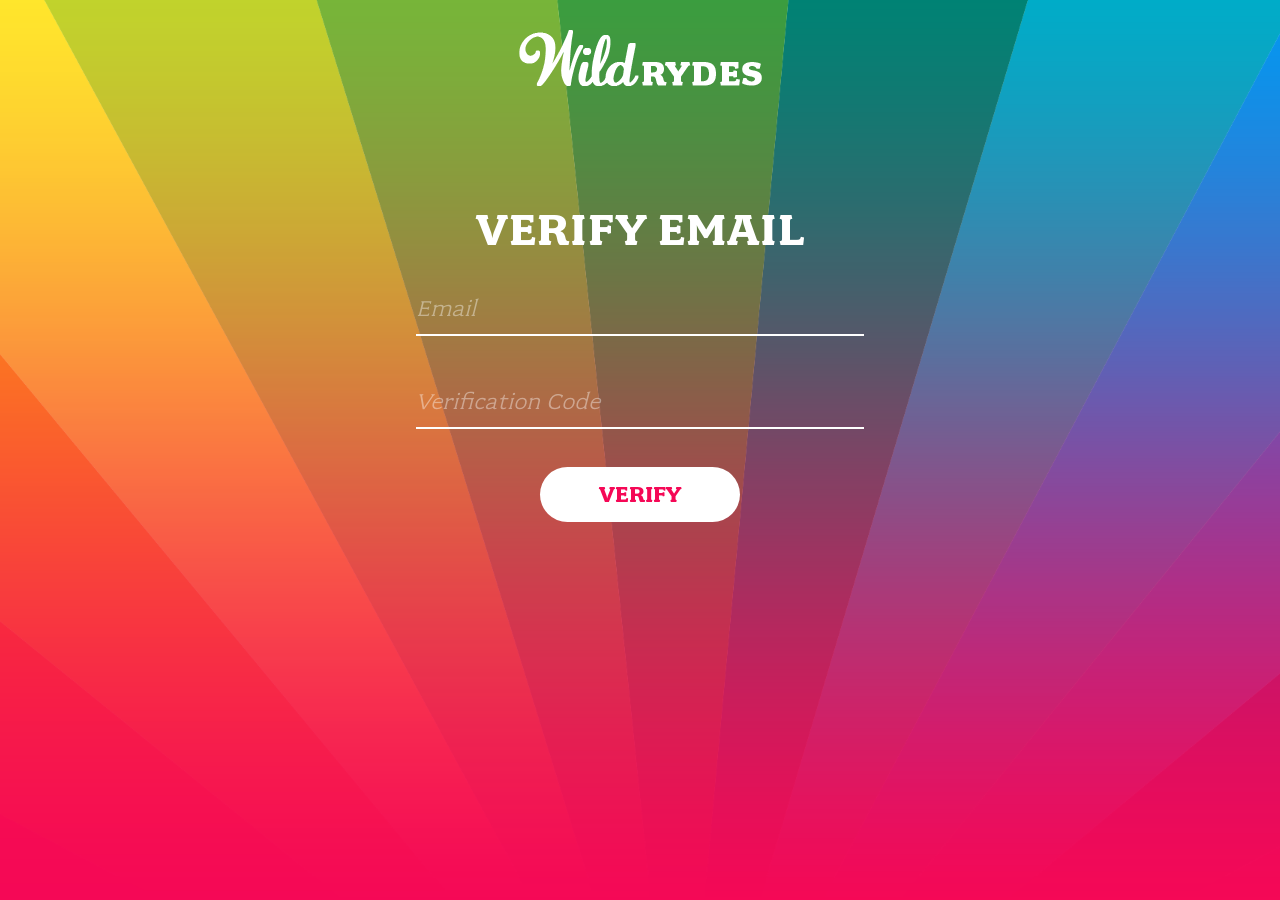
<file: verify.html>
<!DOCTYPE html>
<html class="no-js"> <head>
        <meta charset="utf-8">
        <meta http-equiv="X-UA-Compatible" content="IE=edge,chrome=1">
        <title>Verify Email - Wild Rydes</title>
        <meta name="description" content="">
        <meta name="viewport" content="width=device-width">

        <link rel="stylesheet" href="css/font.css">
        <link rel="stylesheet" href="css/normalize.css">
        <link rel="stylesheet" href="css/index.css">
        <link rel="stylesheet" href="/css/message.css">
    </head>
    <body>
        <div id="noCognitoMessage" class="configMessage" style="display: none;">
            <div class="backdrop"></div>
            <div class="panel panel-default">
                <div class="panel-heading">
                    <h3 class="panel-title">No Cognito User Pool Configured</h3>
                </div>
                <div class="panel-body">
                    <p>There is no user pool configured in <a href="/js/config.js">/js/config.js</a>.</p>
                </div>
            </div>
        </div>

        <header>
          <img src="images/logo.png">
        </header>

        <section class="form-wrap">
            <h1>Verify Email</h1>
            <form id="verifyForm">
              <input type="email" id="emailInputVerify" placeholder="Email" required>
              <input type="text" id="codeInputVerify" placeholder="Verification Code" required>

              <input type="submit" value="Verify">
            </form>
        </section>

        <script src="js/vendor/jquery-3.1.0.js"></script>
        <script src="js/vendor/bootstrap.min.js"></script>
        <script src="js/vendor/aws-cognito-sdk.min.js"></script>
        <script src="js/vendor/amazon-cognito-identity.min.js"></script>
        <script src="js/config.js"></script>
        <script src="js/cognito-auth.js"></script>

        <script>
            $(function() {
                $('#verifyForm').submit(function(event) {
                    const code = $('#codeInputVerify').val().trim();
                    const email = $('#emailInputVerify').val().trim();
                    
                    if (!code) {
                        alert("Please enter the verification code.");
                        event.preventDefault();
                        return false;
                    }
                    // The cognito-auth.js file will take over from here 
                    // provided its selectors match these IDs.
                });
            });
        </script>
    </body>
</html>
</file>
<file: css/font.css>
@font-face {
    font-family: "fairplex-wide";
    font-style: normal;
    font-weight: 400;
    src: url("../fonts/fairplex-wide-n4.woff") format("woff2");
}
@font-face {
    font-family: "fairplex-wide";
    font-style: normal;
    font-weight: 700;
    src: url("../fonts/fairplex-wide-n7.woff") format("woff2");
}
</file>
<file: css/index.css>
/*
 * HTML5 Boilerplate
 *
 * What follows is the result of much research on cross-browser styling.
 * Credit left inline and big thanks to Nicolas Gallagher, Jonathan Neal,
 * Kroc Camen, and the H5BP dev community and team.
 */

/* ==========================================================================
   Base styles: opinionated defaults
   ========================================================================== */

html,
button,
input,
select,
textarea {
    color: #222;
}

body {
    font-size: 1em;
    line-height: 1.4;
}

/*
 * Remove text-shadow in selection highlight: h5bp.com/i
 * These selection declarations have to be separate.
 * Customize the background color to match your design.
 */

::-moz-selection {
    background: #b3d4fc;
    text-shadow: none;
}

::selection {
    background: #b3d4fc;
    text-shadow: none;
}

/*
 * A better looking default horizontal rule
 */

hr {
    display: block;
    height: 1px;
    border: 0;
    border-top: 1px solid #ccc;
    margin: 1em 0;
    padding: 0;
}

/*
 * Remove the gap between images and the bottom of their containers: h5bp.com/i/440
 */

img {
    vertical-align: middle;
}

/*
 * Remove default fieldset styles.
 */

fieldset {
    border: 0;
    margin: 0;
    padding: 0;
}

/*
 * Allow only vertical resizing of textareas.
 */

textarea {
    resize: vertical;
}

/* ==========================================================================
   Chrome Frame prompt
   ========================================================================== */

.chromeframe {
    margin: 0.2em 0;
    background: #ccc;
    color: #000;
    padding: 0.2em 0;
}

/* ==========================================================================
   Author's custom styles
   ========================================================================== */







/* Generic */

body{
  width: 100vw;
  height: 100vh;

  background-image: url(../images/background.png);
  background-size: cover;
  background-repeat: no-repeat;
  background-position: center bottom;

  font-family: "fairplex-wide";
  -webkit-font-smoothing: antialiased;
  -moz-osx-font-smoothing: grayscale;
  
}





/* Logo */


header{
  width: 100vw;
  padding: 30px 0 100px;
}

header img{
  margin: 0 auto;
  display: block;
}

@media screen and (max-width: 600px) {
  header{
    padding: 30px 0 0;
  }

  header img{
    width: 35%;
  }
}





/* Forms */

.form-wrap{
    width: 35%;
    margin: 0 auto;
}

.left-form{
  width: 47.5%;

  float: left;
}

.right-form{
  width: 47.5%;

  float: right;
}


@media screen and (max-width: 1200px) {
  .form-wrap{
    width: 90%;
  }
}


@media screen and (max-width: 600px) {
  .form-wrap{
    width: 90%;
  }

  .left-form{
    width: 100%;
  }

  .right-form{
    width: 100%;
  }
}


input[type=text], input[type=password], input[type=email] {
    width: 100%;
    padding: 12px 0;
    margin: 10px 0 30px;
    display: inline-block;
    border: none;
    border-bottom: 2px solid white;
    box-sizing: border-box;
    background: transparent;
    outline: none;

    font-family: "fairplex-wide";
    font-size: 24px;
    opacity: 1;
    color: white;
    font-weight: 400;

    -webkit-transition: border-bottom 0.4s ease-in-out;
    transition: border-bottom 0.4s ease-in-out;
}

input[type=text]:focus, input[type=password]:focus {
    border-bottom: 2px solid black;
}


input[type=text]:valid, input[type=password]:valid {
    border-bottom: 2px solid #f50856;
} /* This is a quick fix to get an authorization / valid entry state without using JS */

input[type=submit] {
    width: 200px;
    background-color: white;
    color: #f50856;
    padding: 14px 20px;
    margin: 8px auto 30px;
    border: none;
    border-radius: 40px;
    cursor: pointer;
    display: block;

    font-family: "fairplex-wide";
    font-size: 24px;
    opacity: 1;
    font-weight: 700;
    text-transform: uppercase;

    -webkit-transition: background-color 0.2s ease-in-out;
    transition: background-color 0.2s ease-in-out;
}

input[type=submit]:hover {
    background-color: #dddddd;
    color: #bb0642;
}


::-webkit-input-placeholder { /* Chrome */
  color: white;
  font-style: italic;
  opacity: .4;

  font-family: "fairplex-wide";
  color: white;
  font-weight: 400;
}
:-ms-input-placeholder { /* IE 10+ */
  color: white;
  font-style: italic;
  opacity: .4;
}
::-moz-placeholder { /* Firefox 19+ */
  color: white;
  opacity: .4;
  font-style: italic;
}
:-moz-placeholder { /* Firefox 4 - 18 */
  color: white;
  opacity: .4;
  font-style: italic;
}





/* Typography */

h1{
  color: white;
  font-size: 48px;
  font-weight: 700;
  letter-spacing: 1px;
  text-transform: uppercase;
  text-align: center;
  margin: 10px 0;
}


@media screen and (max-width: 1200px) {
  h1{
    margin: 60px 0 0;
    font-size: 35px;
  }
}
























/* ==========================================================================
   Helper classes
   ========================================================================== */

/*
 * Image replacement
 */

.ir {
    background-color: transparent;
    border: 0;
    overflow: hidden;
    /* IE 6/7 fallback */
    *text-indent: -9999px;
}

.ir:before {
    content: "";
    display: block;
    width: 0;
    height: 150%;
}

/*
 * Hide from both screenreaders and browsers: h5bp.com/u
 */

.hidden {
    display: none !important;
    visibility: hidden;
}

/*
 * Hide only visually, but have it available for screenreaders: h5bp.com/v
 */

.visuallyhidden {
    border: 0;
    clip: rect(0 0 0 0);
    height: 1px;
    margin: -1px;
    overflow: hidden;
    padding: 0;
    position: absolute;
    width: 1px;
}

/*
 * Extends the .visuallyhidden class to allow the element to be focusable
 * when navigated to via the keyboard: h5bp.com/p
 */

.visuallyhidden.focusable:active,
.visuallyhidden.focusable:focus {
    clip: auto;
    height: auto;
    margin: 0;
    overflow: visible;
    position: static;
    width: auto;
}

/*
 * Hide visually and from screenreaders, but maintain layout
 */

.invisible {
    visibility: hidden;
}

/*
 * Clearfix: contain floats
 *
 * For modern browsers
 * 1. The space content is one way to avoid an Opera bug when the
 *    `contenteditable` attribute is included anywhere else in the document.
 *    Otherwise it causes space to appear at the top and bottom of elements
 *    that receive the `clearfix` class.
 * 2. The use of `table` rather than `block` is only necessary if using
 *    `:before` to contain the top-margins of child elements.
 */

.clearfix:before,
.clearfix:after {
    content: " "; /* 1 */
    display: table; /* 2 */
}

.clearfix:after {
    clear: both;
}

/*
 * For IE 6/7 only
 * Include this rule to trigger hasLayout and contain floats.
 */

.clearfix {
    *zoom: 1;
}

/* ==========================================================================
   EXAMPLE Media Queries for Responsive Design.
   Theses examples override the primary ('mobile first') styles.
   Modify as content requires.
   ========================================================================== */

@media only screen and (min-width: 35em) {
    /* Style adjustments for viewports that meet the condition */
}

@media print,
       (-o-min-device-pixel-ratio: 5/4),
       (-webkit-min-device-pixel-ratio: 1.25),
       (min-resolution: 120dpi) {
    /* Style adjustments for high resolution devices */
}

/* ==========================================================================
   Print styles.
   Inlined to avoid required HTTP connection: h5bp.com/r
   ========================================================================== */

@media print {
    * {
        background: transparent !important;
        color: #000 !important; /* Black prints faster: h5bp.com/s */
        box-shadow: none !important;
        text-shadow: none !important;
    }

    a,
    a:visited {
        text-decoration: underline;
    }

    a[href]:after {
        content: " (" attr(href) ")";
    }

    abbr[title]:after {
        content: " (" attr(title) ")";
    }

    /*
     * Don't show links for images, or javascript/internal links
     */

    .ir a:after,
    a[href^="javascript:"]:after,
    a[href^="#"]:after {
        content: "";
    }

    pre,
    blockquote {
        border: 1px solid #999;
        page-break-inside: avoid;
    }

    thead {
        display: table-header-group; /* h5bp.com/t */
    }

    tr,
    img {
        page-break-inside: avoid;
    }

    img {
        max-width: 100% !important;
    }

    @page {
        margin: 0.5cm;
    }

    p,
    h2,
    h3 {
        orphans: 3;
        widows: 3;
    }

    h2,
    h3 {
        page-break-after: avoid;
    }
}
</file>
<file: css/message.css>
.panel-default {
    border-color: #dddddd;
}
.panel {
    background-color: #ffffff;
    border: 1px solid rgba(0, 0, 0, 0);
    border-radius: 4px;
    box-shadow: 0 1px 1px rgba(0, 0, 0, 0.05);
}

.panel-default > .panel-heading {
    background-color: #f5f5f5;
    border-color: #dddddd;
    color: #333333;
}
.panel-heading {
    border-bottom: 1px solid rgba(0, 0, 0, 0);
    border-top-left-radius: 3px;
    border-top-right-radius: 3px;
    padding: 10px 15px;
}

.panel-title {
    color: inherit;
    font-size: 16px;
    margin-bottom: 0;
    margin-top: 0;
}

.configMessage {
    width: 100%;
    height: 100%;
    text-align: center;
    background: transparent;
    position: absolute;
    z-index: 2000;
}

.configMessage .panel {
    margin: auto;
    width: 40%;
    top: 50%;
    position: relative;
    transform: translateY(-50%);
    -ms-transform: translateY(-50%);
    -moz-transform: translateY(-50%);
    -webkit-transform: translateY(-50%);
    -o-transform: translateY(-50%);
    z-index: 100;
}

.configMessage .panel-body {
    text-align: left;
}

.configMessage .backdrop {
    position: absolute;
    width: 100%;
    height: 100%;
    background: #fff;
    opacity: 0.6;
    z-index: 50;
}
</file>
<file: css/ride.css>
html, body, #main, #map {
    padding: 0;
    margin: 0;
    height: 100%;
    width: 100%;
}

.info {
    position: absolute;
    right: 10px;
    top: 10px;
    z-index: 100;
    width: 275px;
    background: transparent;
}

.info .panel-body {
    background: transparent;
}

#request {
    position: relative;
    background: #fcc1d4 none repeat scroll 0 0;
    color: #000;
    border-color: #000;
    border-radius: 5px;
    text-align: center;
    width: 135px;
}

#request:disabled {
    color: #999;
    border-color: #999;
}

#accountLink {
    background: inherit;
}

#updates {
    list-style: none;
    margin-top: 5px;
    padding: 0;
}

#updates li {
    margin: 3px 0;
    border: 1px solid #ccc;
    border-radius: 5px;
    background-color: #f7f7f7;
    padding: 5px;
}

.authToken {
    word-wrap: break-word;
    width: 100%;
}
</file>
<file: css/main.css>
/*! normalize.css v4.2.0 | MIT License | github.com/necolas/normalize.css */html{font-family:sans-serif;line-height:1.15;-ms-text-size-adjust:100%;-webkit-text-size-adjust:100%}body{margin:0}article,aside,footer,header,nav,section{display:block}h1{font-size:2em;margin:.67em 0}figcaption,figure,main{display:block}figure{margin:1em 40px}hr{box-sizing:content-box;height:0;overflow:visible}pre{font-family:monospace,monospace;font-size:1em}a{background-color:transparent;-webkit-text-decoration-skip:objects}a:active,a:hover{outline-width:0}abbr[title]{border-bottom:none;text-decoration:underline;text-decoration:underline dotted}b,strong{font-weight:inherit;font-weight:bolder}code,kbd,samp{font-family:monospace,monospace;font-size:1em}dfn{font-style:italic}mark{background-color:#ff0;color:#000}small{font-size:80%}sub,sup{font-size:75%;line-height:0;position:relative;vertical-align:baseline}sub{bottom:-.25em}sup{top:-.5em}audio,video{display:inline-block}audio:not([controls]){display:none;height:0}img{border-style:none}svg:not(:root){overflow:hidden}button,input,optgroup,select,textarea{font:inherit;margin:0}optgroup{font-weight:700}button,input{overflow:visible}button,select{text-transform:none}[type=reset],[type=submit],button,html [type=button]{-webkit-appearance:button;cursor:pointer}[type=button]::-moz-focus-inner,[type=reset]::-moz-focus-inner,[type=submit]::-moz-focus-inner,button::-moz-focus-inner{border-style:none;padding:0}[type=button]:-moz-focusring,[type=reset]:-moz-focusring,[type=submit]:-moz-focusring,button:-moz-focusring{outline:1px dotted ButtonText}fieldset{border:1px solid silver;margin:0 2px;padding:.35em .625em .75em}legend{box-sizing:border-box;color:inherit;display:table;max-width:100%;padding:0;white-space:normal}progress{display:inline-block;vertical-align:baseline}textarea{overflow:auto}[type=checkbox],[type=radio]{box-sizing:border-box;padding:0}[type=number]::-webkit-inner-spin-button,[type=number]::-webkit-outer-spin-button{height:auto}[type=search]{-webkit-appearance:textfield;outline-offset:-2px}[type=search]::-webkit-search-cancel-button,[type=search]::-webkit-search-decoration{-webkit-appearance:none}::-webkit-file-upload-button{-webkit-appearance:button;font:inherit}details,menu{display:block}summary{display:list-item}canvas{display:inline-block}[hidden],template{display:none}.row{max-width:96.875rem;margin-left:auto;margin-right:auto}.row:after,.row:before{content:' ';display:table}.row:after{clear:both}.row.collapse>.column,.row.collapse>.columns{padding-left:0;padding-right:0}.row .row{max-width:none;margin-left:-.625rem;margin-right:-.625rem}@media screen and (min-width:40em){.row .row{margin-left:-.9375rem;margin-right:-.9375rem}}.row .row.collapse{margin-left:0;margin-right:0}.row.expanded{max-width:none}.row.expanded .row{margin-left:auto;margin-right:auto}.column,.columns{width:100%;float:left;padding-left:.625rem;padding-right:.625rem}@media screen and (min-width:40em){.column,.columns{padding-left:.9375rem;padding-right:.9375rem}}.column:last-child:not(:first-child),.columns:last-child:not(:first-child){float:right}.column.end:last-child:last-child,.end.columns:last-child:last-child{float:left}.column.row.row,.row.row.columns{float:none}.row .column.row.row,.row .row.row.columns{padding-left:0;padding-right:0;margin-left:0;margin-right:0}.small-1{width:8.3333333333%}.small-push-1{position:relative;left:8.3333333333%}.small-pull-1{position:relative;left:-8.3333333333%}.small-offset-0{margin-left:0}.small-2{width:16.6666666667%}.small-push-2{position:relative;left:16.6666666667%}.small-pull-2{position:relative;left:-16.6666666667%}.small-offset-1{margin-left:8.3333333333%}.small-3{width:25%}.small-push-3{position:relative;left:25%}.small-pull-3{position:relative;left:-25%}.small-offset-2{margin-left:16.6666666667%}.small-4{width:33.3333333333%}.small-push-4{position:relative;left:33.3333333333%}.small-pull-4{position:relative;left:-33.3333333333%}.small-offset-3{margin-left:25%}.small-5{width:41.6666666667%}.small-push-5{position:relative;left:41.6666666667%}.small-pull-5{position:relative;left:-41.6666666667%}.small-offset-4{margin-left:33.3333333333%}.small-6{width:50%}.small-push-6{position:relative;left:50%}.small-pull-6{position:relative;left:-50%}.small-offset-5{margin-left:41.6666666667%}.small-7{width:58.3333333333%}.small-push-7{position:relative;left:58.3333333333%}.small-pull-7{position:relative;left:-58.3333333333%}.small-offset-6{margin-left:50%}.small-8{width:66.6666666667%}.small-push-8{position:relative;left:66.6666666667%}.small-pull-8{position:relative;left:-66.6666666667%}.small-offset-7{margin-left:58.3333333333%}.small-9{width:75%}.small-push-9{position:relative;left:75%}.small-pull-9{position:relative;left:-75%}.small-offset-8{margin-left:66.6666666667%}.small-10{width:83.3333333333%}.small-push-10{position:relative;left:83.3333333333%}.small-pull-10{position:relative;left:-83.3333333333%}.small-offset-9{margin-left:75%}.small-11{width:91.6666666667%}.small-push-11{position:relative;left:91.6666666667%}.small-pull-11{position:relative;left:-91.6666666667%}.small-offset-10{margin-left:83.3333333333%}.small-12{width:100%}.small-offset-11{margin-left:91.6666666667%}.small-up-1>.column,.small-up-1>.columns{width:100%;float:left}.small-up-1>.column:nth-of-type(1n),.small-up-1>.columns:nth-of-type(1n){clear:none}.small-up-1>.column:nth-of-type(1n+1),.small-up-1>.columns:nth-of-type(1n+1){clear:both}.small-up-1>.column:last-child,.small-up-1>.columns:last-child{float:left}.small-up-2>.column,.small-up-2>.columns{width:50%;float:left}.small-up-2>.column:nth-of-type(1n),.small-up-2>.columns:nth-of-type(1n){clear:none}.small-up-2>.column:nth-of-type(2n+1),.small-up-2>.columns:nth-of-type(2n+1){clear:both}.small-up-2>.column:last-child,.small-up-2>.columns:last-child{float:left}.small-up-3>.column,.small-up-3>.columns{width:33.3333333333%;float:left}.small-up-3>.column:nth-of-type(1n),.small-up-3>.columns:nth-of-type(1n){clear:none}.small-up-3>.column:nth-of-type(3n+1),.small-up-3>.columns:nth-of-type(3n+1){clear:both}.small-up-3>.column:last-child,.small-up-3>.columns:last-child{float:left}.small-up-4>.column,.small-up-4>.columns{width:25%;float:left}.small-up-4>.column:nth-of-type(1n),.small-up-4>.columns:nth-of-type(1n){clear:none}.small-up-4>.column:nth-of-type(4n+1),.small-up-4>.columns:nth-of-type(4n+1){clear:both}.small-up-4>.column:last-child,.small-up-4>.columns:last-child{float:left}.small-up-5>.column,.small-up-5>.columns{width:20%;float:left}.small-up-5>.column:nth-of-type(1n),.small-up-5>.columns:nth-of-type(1n){clear:none}.small-up-5>.column:nth-of-type(5n+1),.small-up-5>.columns:nth-of-type(5n+1){clear:both}.small-up-5>.column:last-child,.small-up-5>.columns:last-child{float:left}.small-up-6>.column,.small-up-6>.columns{width:16.6666666667%;float:left}.small-up-6>.column:nth-of-type(1n),.small-up-6>.columns:nth-of-type(1n){clear:none}.small-up-6>.column:nth-of-type(6n+1),.small-up-6>.columns:nth-of-type(6n+1){clear:both}.small-up-6>.column:last-child,.small-up-6>.columns:last-child{float:left}.small-up-7>.column,.small-up-7>.columns{width:14.2857142857%;float:left}.small-up-7>.column:nth-of-type(1n),.small-up-7>.columns:nth-of-type(1n){clear:none}.small-up-7>.column:nth-of-type(7n+1),.small-up-7>.columns:nth-of-type(7n+1){clear:both}.small-up-7>.column:last-child,.small-up-7>.columns:last-child{float:left}.small-up-8>.column,.small-up-8>.columns{width:12.5%;float:left}.small-up-8>.column:nth-of-type(1n),.small-up-8>.columns:nth-of-type(1n){clear:none}.small-up-8>.column:nth-of-type(8n+1),.small-up-8>.columns:nth-of-type(8n+1){clear:both}.small-up-8>.column:last-child,.small-up-8>.columns:last-child{float:left}.small-collapse>.column,.small-collapse>.columns{padding-left:0;padding-right:0}.expanded.row .small-collapse.row,.small-collapse .row{margin-left:0;margin-right:0}.small-uncollapse>.column,.small-uncollapse>.columns{padding-left:.625rem;padding-right:.625rem}.small-centered{float:none;margin-left:auto;margin-right:auto}.small-pull-0,.small-push-0,.small-uncentered{position:static;margin-left:0;margin-right:0;float:left}@media screen and (min-width:40em){.medium-1{width:8.3333333333%}.medium-push-1{position:relative;left:8.3333333333%}.medium-pull-1{position:relative;left:-8.3333333333%}.medium-offset-0{margin-left:0}.medium-2{width:16.6666666667%}.medium-push-2{position:relative;left:16.6666666667%}.medium-pull-2{position:relative;left:-16.6666666667%}.medium-offset-1{margin-left:8.3333333333%}.medium-3{width:25%}.medium-push-3{position:relative;left:25%}.medium-pull-3{position:relative;left:-25%}.medium-offset-2{margin-left:16.6666666667%}.medium-4{width:33.3333333333%}.medium-push-4{position:relative;left:33.3333333333%}.medium-pull-4{position:relative;left:-33.3333333333%}.medium-offset-3{margin-left:25%}.medium-5{width:41.6666666667%}.medium-push-5{position:relative;left:41.6666666667%}.medium-pull-5{position:relative;left:-41.6666666667%}.medium-offset-4{margin-left:33.3333333333%}.medium-6{width:50%}.medium-push-6{position:relative;left:50%}.medium-pull-6{position:relative;left:-50%}.medium-offset-5{margin-left:41.6666666667%}.medium-7{width:58.3333333333%}.medium-push-7{position:relative;left:58.3333333333%}.medium-pull-7{position:relative;left:-58.3333333333%}.medium-offset-6{margin-left:50%}.medium-8{width:66.6666666667%}.medium-push-8{position:relative;left:66.6666666667%}.medium-pull-8{position:relative;left:-66.6666666667%}.medium-offset-7{margin-left:58.3333333333%}.medium-9{width:75%}.medium-push-9{position:relative;left:75%}.medium-pull-9{position:relative;left:-75%}.medium-offset-8{margin-left:66.6666666667%}.medium-10{width:83.3333333333%}.medium-push-10{position:relative;left:83.3333333333%}.medium-pull-10{position:relative;left:-83.3333333333%}.medium-offset-9{margin-left:75%}.medium-11{width:91.6666666667%}.medium-push-11{position:relative;left:91.6666666667%}.medium-pull-11{position:relative;left:-91.6666666667%}.medium-offset-10{margin-left:83.3333333333%}.medium-12{width:100%}.medium-offset-11{margin-left:91.6666666667%}.medium-up-1>.column,.medium-up-1>.columns{width:100%;float:left}.medium-up-1>.column:nth-of-type(1n),.medium-up-1>.columns:nth-of-type(1n){clear:none}.medium-up-1>.column:nth-of-type(1n+1),.medium-up-1>.columns:nth-of-type(1n+1){clear:both}.medium-up-1>.column:last-child,.medium-up-1>.columns:last-child{float:left}.medium-up-2>.column,.medium-up-2>.columns{width:50%;float:left}.medium-up-2>.column:nth-of-type(1n),.medium-up-2>.columns:nth-of-type(1n){clear:none}.medium-up-2>.column:nth-of-type(2n+1),.medium-up-2>.columns:nth-of-type(2n+1){clear:both}.medium-up-2>.column:last-child,.medium-up-2>.columns:last-child{float:left}.medium-up-3>.column,.medium-up-3>.columns{width:33.3333333333%;float:left}.medium-up-3>.column:nth-of-type(1n),.medium-up-3>.columns:nth-of-type(1n){clear:none}.medium-up-3>.column:nth-of-type(3n+1),.medium-up-3>.columns:nth-of-type(3n+1){clear:both}.medium-up-3>.column:last-child,.medium-up-3>.columns:last-child{float:left}.medium-up-4>.column,.medium-up-4>.columns{width:25%;float:left}.medium-up-4>.column:nth-of-type(1n),.medium-up-4>.columns:nth-of-type(1n){clear:none}.medium-up-4>.column:nth-of-type(4n+1),.medium-up-4>.columns:nth-of-type(4n+1){clear:both}.medium-up-4>.column:last-child,.medium-up-4>.columns:last-child{float:left}.medium-up-5>.column,.medium-up-5>.columns{width:20%;float:left}.medium-up-5>.column:nth-of-type(1n),.medium-up-5>.columns:nth-of-type(1n){clear:none}.medium-up-5>.column:nth-of-type(5n+1),.medium-up-5>.columns:nth-of-type(5n+1){clear:both}.medium-up-5>.column:last-child,.medium-up-5>.columns:last-child{float:left}.medium-up-6>.column,.medium-up-6>.columns{width:16.6666666667%;float:left}.medium-up-6>.column:nth-of-type(1n),.medium-up-6>.columns:nth-of-type(1n){clear:none}.medium-up-6>.column:nth-of-type(6n+1),.medium-up-6>.columns:nth-of-type(6n+1){clear:both}.medium-up-6>.column:last-child,.medium-up-6>.columns:last-child{float:left}.medium-up-7>.column,.medium-up-7>.columns{width:14.2857142857%;float:left}.medium-up-7>.column:nth-of-type(1n),.medium-up-7>.columns:nth-of-type(1n){clear:none}.medium-up-7>.column:nth-of-type(7n+1),.medium-up-7>.columns:nth-of-type(7n+1){clear:both}.medium-up-7>.column:last-child,.medium-up-7>.columns:last-child{float:left}.medium-up-8>.column,.medium-up-8>.columns{width:12.5%;float:left}.medium-up-8>.column:nth-of-type(1n),.medium-up-8>.columns:nth-of-type(1n){clear:none}.medium-up-8>.column:nth-of-type(8n+1),.medium-up-8>.columns:nth-of-type(8n+1){clear:both}.medium-up-8>.column:last-child,.medium-up-8>.columns:last-child{float:left}.medium-collapse>.column,.medium-collapse>.columns{padding-left:0;padding-right:0}.expanded.row .medium-collapse.row,.medium-collapse .row{margin-left:0;margin-right:0}.medium-uncollapse>.column,.medium-uncollapse>.columns{padding-left:.9375rem;padding-right:.9375rem}.medium-centered{float:none;margin-left:auto;margin-right:auto}.medium-pull-0,.medium-push-0,.medium-uncentered{position:static;margin-left:0;margin-right:0;float:left}}@media screen and (min-width:64em){.large-1{width:8.3333333333%}.large-push-1{position:relative;left:8.3333333333%}.large-pull-1{position:relative;left:-8.3333333333%}.large-offset-0{margin-left:0}.large-2{width:16.6666666667%}.large-push-2{position:relative;left:16.6666666667%}.large-pull-2{position:relative;left:-16.6666666667%}.large-offset-1{margin-left:8.3333333333%}.large-3{width:25%}.large-push-3{position:relative;left:25%}.large-pull-3{position:relative;left:-25%}.large-offset-2{margin-left:16.6666666667%}.large-4{width:33.3333333333%}.large-push-4{position:relative;left:33.3333333333%}.large-pull-4{position:relative;left:-33.3333333333%}.large-offset-3{margin-left:25%}.large-5{width:41.6666666667%}.large-push-5{position:relative;left:41.6666666667%}.large-pull-5{position:relative;left:-41.6666666667%}.large-offset-4{margin-left:33.3333333333%}.large-6{width:50%}.large-push-6{position:relative;left:50%}.large-pull-6{position:relative;left:-50%}.large-offset-5{margin-left:41.6666666667%}.large-7{width:58.3333333333%}.large-push-7{position:relative;left:58.3333333333%}.large-pull-7{position:relative;left:-58.3333333333%}.large-offset-6{margin-left:50%}.large-8{width:66.6666666667%}.large-push-8{position:relative;left:66.6666666667%}.large-pull-8{position:relative;left:-66.6666666667%}.large-offset-7{margin-left:58.3333333333%}.large-9{width:75%}.large-push-9{position:relative;left:75%}.large-pull-9{position:relative;left:-75%}.large-offset-8{margin-left:66.6666666667%}.large-10{width:83.3333333333%}.large-push-10{position:relative;left:83.3333333333%}.large-pull-10{position:relative;left:-83.3333333333%}.large-offset-9{margin-left:75%}.large-11{width:91.6666666667%}.large-push-11{position:relative;left:91.6666666667%}.large-pull-11{position:relative;left:-91.6666666667%}.large-offset-10{margin-left:83.3333333333%}.large-12{width:100%}.large-offset-11{margin-left:91.6666666667%}.large-up-1>.column,.large-up-1>.columns{width:100%;float:left}.large-up-1>.column:nth-of-type(1n),.large-up-1>.columns:nth-of-type(1n){clear:none}.large-up-1>.column:nth-of-type(1n+1),.large-up-1>.columns:nth-of-type(1n+1){clear:both}.large-up-1>.column:last-child,.large-up-1>.columns:last-child{float:left}.large-up-2>.column,.large-up-2>.columns{width:50%;float:left}.large-up-2>.column:nth-of-type(1n),.large-up-2>.columns:nth-of-type(1n){clear:none}.large-up-2>.column:nth-of-type(2n+1),.large-up-2>.columns:nth-of-type(2n+1){clear:both}.large-up-2>.column:last-child,.large-up-2>.columns:last-child{float:left}.large-up-3>.column,.large-up-3>.columns{width:33.3333333333%;float:left}.large-up-3>.column:nth-of-type(1n),.large-up-3>.columns:nth-of-type(1n){clear:none}.large-up-3>.column:nth-of-type(3n+1),.large-up-3>.columns:nth-of-type(3n+1){clear:both}.large-up-3>.column:last-child,.large-up-3>.columns:last-child{float:left}.large-up-4>.column,.large-up-4>.columns{width:25%;float:left}.large-up-4>.column:nth-of-type(1n),.large-up-4>.columns:nth-of-type(1n){clear:none}.large-up-4>.column:nth-of-type(4n+1),.large-up-4>.columns:nth-of-type(4n+1){clear:both}.large-up-4>.column:last-child,.large-up-4>.columns:last-child{float:left}.large-up-5>.column,.large-up-5>.columns{width:20%;float:left}.large-up-5>.column:nth-of-type(1n),.large-up-5>.columns:nth-of-type(1n){clear:none}.large-up-5>.column:nth-of-type(5n+1),.large-up-5>.columns:nth-of-type(5n+1){clear:both}.large-up-5>.column:last-child,.large-up-5>.columns:last-child{float:left}.large-up-6>.column,.large-up-6>.columns{width:16.6666666667%;float:left}.large-up-6>.column:nth-of-type(1n),.large-up-6>.columns:nth-of-type(1n){clear:none}.large-up-6>.column:nth-of-type(6n+1),.large-up-6>.columns:nth-of-type(6n+1){clear:both}.large-up-6>.column:last-child,.large-up-6>.columns:last-child{float:left}.large-up-7>.column,.large-up-7>.columns{width:14.2857142857%;float:left}.large-up-7>.column:nth-of-type(1n),.large-up-7>.columns:nth-of-type(1n){clear:none}.large-up-7>.column:nth-of-type(7n+1),.large-up-7>.columns:nth-of-type(7n+1){clear:both}.large-up-7>.column:last-child,.large-up-7>.columns:last-child{float:left}.large-up-8>.column,.large-up-8>.columns{width:12.5%;float:left}.large-up-8>.column:nth-of-type(1n),.large-up-8>.columns:nth-of-type(1n){clear:none}.large-up-8>.column:nth-of-type(8n+1),.large-up-8>.columns:nth-of-type(8n+1){clear:both}.large-up-8>.column:last-child,.large-up-8>.columns:last-child{float:left}.large-collapse>.column,.large-collapse>.columns{padding-left:0;padding-right:0}.expanded.row .large-collapse.row,.large-collapse .row{margin-left:0;margin-right:0}.large-uncollapse>.column,.large-uncollapse>.columns{padding-left:.9375rem;padding-right:.9375rem}.large-centered{float:none;margin-left:auto;margin-right:auto}.large-pull-0,.large-push-0,.large-uncentered{position:static;margin-left:0;margin-right:0;float:left}}@media screen and (min-width:75em){.xlarge-1{width:8.3333333333%}.xlarge-push-1{position:relative;left:8.3333333333%}.xlarge-pull-1{position:relative;left:-8.3333333333%}.xlarge-offset-0{margin-left:0}.xlarge-2{width:16.6666666667%}.xlarge-push-2{position:relative;left:16.6666666667%}.xlarge-pull-2{position:relative;left:-16.6666666667%}.xlarge-offset-1{margin-left:8.3333333333%}.xlarge-3{width:25%}.xlarge-push-3{position:relative;left:25%}.xlarge-pull-3{position:relative;left:-25%}.xlarge-offset-2{margin-left:16.6666666667%}.xlarge-4{width:33.3333333333%}.xlarge-push-4{position:relative;left:33.3333333333%}.xlarge-pull-4{position:relative;left:-33.3333333333%}.xlarge-offset-3{margin-left:25%}.xlarge-5{width:41.6666666667%}.xlarge-push-5{position:relative;left:41.6666666667%}.xlarge-pull-5{position:relative;left:-41.6666666667%}.xlarge-offset-4{margin-left:33.3333333333%}.xlarge-6{width:50%}.xlarge-push-6{position:relative;left:50%}.xlarge-pull-6{position:relative;left:-50%}.xlarge-offset-5{margin-left:41.6666666667%}.xlarge-7{width:58.3333333333%}.xlarge-push-7{position:relative;left:58.3333333333%}.xlarge-pull-7{position:relative;left:-58.3333333333%}.xlarge-offset-6{margin-left:50%}.xlarge-8{width:66.6666666667%}.xlarge-push-8{position:relative;left:66.6666666667%}.xlarge-pull-8{position:relative;left:-66.6666666667%}.xlarge-offset-7{margin-left:58.3333333333%}.xlarge-9{width:75%}.xlarge-push-9{position:relative;left:75%}.xlarge-pull-9{position:relative;left:-75%}.xlarge-offset-8{margin-left:66.6666666667%}.xlarge-10{width:83.3333333333%}.xlarge-push-10{position:relative;left:83.3333333333%}.xlarge-pull-10{position:relative;left:-83.3333333333%}.xlarge-offset-9{margin-left:75%}.xlarge-11{width:91.6666666667%}.xlarge-push-11{position:relative;left:91.6666666667%}.xlarge-pull-11{position:relative;left:-91.6666666667%}.xlarge-offset-10{margin-left:83.3333333333%}.xlarge-12{width:100%}.xlarge-offset-11{margin-left:91.6666666667%}.xlarge-up-1>.column,.xlarge-up-1>.columns{width:100%;float:left}.xlarge-up-1>.column:nth-of-type(1n),.xlarge-up-1>.columns:nth-of-type(1n){clear:none}.xlarge-up-1>.column:nth-of-type(1n+1),.xlarge-up-1>.columns:nth-of-type(1n+1){clear:both}.xlarge-up-1>.column:last-child,.xlarge-up-1>.columns:last-child{float:left}.xlarge-up-2>.column,.xlarge-up-2>.columns{width:50%;float:left}.xlarge-up-2>.column:nth-of-type(1n),.xlarge-up-2>.columns:nth-of-type(1n){clear:none}.xlarge-up-2>.column:nth-of-type(2n+1),.xlarge-up-2>.columns:nth-of-type(2n+1){clear:both}.xlarge-up-2>.column:last-child,.xlarge-up-2>.columns:last-child{float:left}.xlarge-up-3>.column,.xlarge-up-3>.columns{width:33.3333333333%;float:left}.xlarge-up-3>.column:nth-of-type(1n),.xlarge-up-3>.columns:nth-of-type(1n){clear:none}.xlarge-up-3>.column:nth-of-type(3n+1),.xlarge-up-3>.columns:nth-of-type(3n+1){clear:both}.xlarge-up-3>.column:last-child,.xlarge-up-3>.columns:last-child{float:left}.xlarge-up-4>.column,.xlarge-up-4>.columns{width:25%;float:left}.xlarge-up-4>.column:nth-of-type(1n),.xlarge-up-4>.columns:nth-of-type(1n){clear:none}.xlarge-up-4>.column:nth-of-type(4n+1),.xlarge-up-4>.columns:nth-of-type(4n+1){clear:both}.xlarge-up-4>.column:last-child,.xlarge-up-4>.columns:last-child{float:left}.xlarge-up-5>.column,.xlarge-up-5>.columns{width:20%;float:left}.xlarge-up-5>.column:nth-of-type(1n),.xlarge-up-5>.columns:nth-of-type(1n){clear:none}.xlarge-up-5>.column:nth-of-type(5n+1),.xlarge-up-5>.columns:nth-of-type(5n+1){clear:both}.xlarge-up-5>.column:last-child,.xlarge-up-5>.columns:last-child{float:left}.xlarge-up-6>.column,.xlarge-up-6>.columns{width:16.6666666667%;float:left}.xlarge-up-6>.column:nth-of-type(1n),.xlarge-up-6>.columns:nth-of-type(1n){clear:none}.xlarge-up-6>.column:nth-of-type(6n+1),.xlarge-up-6>.columns:nth-of-type(6n+1){clear:both}.xlarge-up-6>.column:last-child,.xlarge-up-6>.columns:last-child{float:left}.xlarge-up-7>.column,.xlarge-up-7>.columns{width:14.2857142857%;float:left}.xlarge-up-7>.column:nth-of-type(1n),.xlarge-up-7>.columns:nth-of-type(1n){clear:none}.xlarge-up-7>.column:nth-of-type(7n+1),.xlarge-up-7>.columns:nth-of-type(7n+1){clear:both}.xlarge-up-7>.column:last-child,.xlarge-up-7>.columns:last-child{float:left}.xlarge-up-8>.column,.xlarge-up-8>.columns{width:12.5%;float:left}.xlarge-up-8>.column:nth-of-type(1n),.xlarge-up-8>.columns:nth-of-type(1n){clear:none}.xlarge-up-8>.column:nth-of-type(8n+1),.xlarge-up-8>.columns:nth-of-type(8n+1){clear:both}.xlarge-up-8>.column:last-child,.xlarge-up-8>.columns:last-child{float:left}.xlarge-collapse>.column,.xlarge-collapse>.columns{padding-left:0;padding-right:0}.expanded.row .xlarge-collapse.row,.xlarge-collapse .row{margin-left:0;margin-right:0}.xlarge-uncollapse>.column,.xlarge-uncollapse>.columns{padding-left:.9375rem;padding-right:.9375rem}.xlarge-centered{float:none;margin-left:auto;margin-right:auto}.xlarge-pull-0,.xlarge-push-0,.xlarge-uncentered{position:static;margin-left:0;margin-right:0;float:left}}@media screen and (min-width:90em){.xxlarge-1{width:8.3333333333%}.xxlarge-push-1{position:relative;left:8.3333333333%}.xxlarge-pull-1{position:relative;left:-8.3333333333%}.xxlarge-offset-0{margin-left:0}.xxlarge-2{width:16.6666666667%}.xxlarge-push-2{position:relative;left:16.6666666667%}.xxlarge-pull-2{position:relative;left:-16.6666666667%}.xxlarge-offset-1{margin-left:8.3333333333%}.xxlarge-3{width:25%}.xxlarge-push-3{position:relative;left:25%}.xxlarge-pull-3{position:relative;left:-25%}.xxlarge-offset-2{margin-left:16.6666666667%}.xxlarge-4{width:33.3333333333%}.xxlarge-push-4{position:relative;left:33.3333333333%}.xxlarge-pull-4{position:relative;left:-33.3333333333%}.xxlarge-offset-3{margin-left:25%}.xxlarge-5{width:41.6666666667%}.xxlarge-push-5{position:relative;left:41.6666666667%}.xxlarge-pull-5{position:relative;left:-41.6666666667%}.xxlarge-offset-4{margin-left:33.3333333333%}.xxlarge-6{width:50%}.xxlarge-push-6{position:relative;left:50%}.xxlarge-pull-6{position:relative;left:-50%}.xxlarge-offset-5{margin-left:41.6666666667%}.xxlarge-7{width:58.3333333333%}.xxlarge-push-7{position:relative;left:58.3333333333%}.xxlarge-pull-7{position:relative;left:-58.3333333333%}.xxlarge-offset-6{margin-left:50%}.xxlarge-8{width:66.6666666667%}.xxlarge-push-8{position:relative;left:66.6666666667%}.xxlarge-pull-8{position:relative;left:-66.6666666667%}.xxlarge-offset-7{margin-left:58.3333333333%}.xxlarge-9{width:75%}.xxlarge-push-9{position:relative;left:75%}.xxlarge-pull-9{position:relative;left:-75%}.xxlarge-offset-8{margin-left:66.6666666667%}.xxlarge-10{width:83.3333333333%}.xxlarge-push-10{position:relative;left:83.3333333333%}.xxlarge-pull-10{position:relative;left:-83.3333333333%}.xxlarge-offset-9{margin-left:75%}.xxlarge-11{width:91.6666666667%}.xxlarge-push-11{position:relative;left:91.6666666667%}.xxlarge-pull-11{position:relative;left:-91.6666666667%}.xxlarge-offset-10{margin-left:83.3333333333%}.xxlarge-12{width:100%}.xxlarge-offset-11{margin-left:91.6666666667%}.xxlarge-up-1>.column,.xxlarge-up-1>.columns{width:100%;float:left}.xxlarge-up-1>.column:nth-of-type(1n),.xxlarge-up-1>.columns:nth-of-type(1n){clear:none}.xxlarge-up-1>.column:nth-of-type(1n+1),.xxlarge-up-1>.columns:nth-of-type(1n+1){clear:both}.xxlarge-up-1>.column:last-child,.xxlarge-up-1>.columns:last-child{float:left}.xxlarge-up-2>.column,.xxlarge-up-2>.columns{width:50%;float:left}.xxlarge-up-2>.column:nth-of-type(1n),.xxlarge-up-2>.columns:nth-of-type(1n){clear:none}.xxlarge-up-2>.column:nth-of-type(2n+1),.xxlarge-up-2>.columns:nth-of-type(2n+1){clear:both}.xxlarge-up-2>.column:last-child,.xxlarge-up-2>.columns:last-child{float:left}.xxlarge-up-3>.column,.xxlarge-up-3>.columns{width:33.3333333333%;float:left}.xxlarge-up-3>.column:nth-of-type(1n),.xxlarge-up-3>.columns:nth-of-type(1n){clear:none}.xxlarge-up-3>.column:nth-of-type(3n+1),.xxlarge-up-3>.columns:nth-of-type(3n+1){clear:both}.xxlarge-up-3>.column:last-child,.xxlarge-up-3>.columns:last-child{float:left}.xxlarge-up-4>.column,.xxlarge-up-4>.columns{width:25%;float:left}.xxlarge-up-4>.column:nth-of-type(1n),.xxlarge-up-4>.columns:nth-of-type(1n){clear:none}.xxlarge-up-4>.column:nth-of-type(4n+1),.xxlarge-up-4>.columns:nth-of-type(4n+1){clear:both}.xxlarge-up-4>.column:last-child,.xxlarge-up-4>.columns:last-child{float:left}.xxlarge-up-5>.column,.xxlarge-up-5>.columns{width:20%;float:left}.xxlarge-up-5>.column:nth-of-type(1n),.xxlarge-up-5>.columns:nth-of-type(1n){clear:none}.xxlarge-up-5>.column:nth-of-type(5n+1),.xxlarge-up-5>.columns:nth-of-type(5n+1){clear:both}.xxlarge-up-5>.column:last-child,.xxlarge-up-5>.columns:last-child{float:left}.xxlarge-up-6>.column,.xxlarge-up-6>.columns{width:16.6666666667%;float:left}.xxlarge-up-6>.column:nth-of-type(1n),.xxlarge-up-6>.columns:nth-of-type(1n){clear:none}.xxlarge-up-6>.column:nth-of-type(6n+1),.xxlarge-up-6>.columns:nth-of-type(6n+1){clear:both}.xxlarge-up-6>.column:last-child,.xxlarge-up-6>.columns:last-child{float:left}.xxlarge-up-7>.column,.xxlarge-up-7>.columns{width:14.2857142857%;float:left}.xxlarge-up-7>.column:nth-of-type(1n),.xxlarge-up-7>.columns:nth-of-type(1n){clear:none}.xxlarge-up-7>.column:nth-of-type(7n+1),.xxlarge-up-7>.columns:nth-of-type(7n+1){clear:both}.xxlarge-up-7>.column:last-child,.xxlarge-up-7>.columns:last-child{float:left}.xxlarge-up-8>.column,.xxlarge-up-8>.columns{width:12.5%;float:left}.xxlarge-up-8>.column:nth-of-type(1n),.xxlarge-up-8>.columns:nth-of-type(1n){clear:none}.xxlarge-up-8>.column:nth-of-type(8n+1),.xxlarge-up-8>.columns:nth-of-type(8n+1){clear:both}.xxlarge-up-8>.column:last-child,.xxlarge-up-8>.columns:last-child{float:left}.xxlarge-collapse>.column,.xxlarge-collapse>.columns{padding-left:0;padding-right:0}.expanded.row .xxlarge-collapse.row,.xxlarge-collapse .row{margin-left:0;margin-right:0}.xxlarge-uncollapse>.column,.xxlarge-uncollapse>.columns{padding-left:.9375rem;padding-right:.9375rem}.xxlarge-centered{float:none;margin-left:auto;margin-right:auto}.xxlarge-pull-0,.xxlarge-push-0,.xxlarge-uncentered{position:static;margin-left:0;margin-right:0;float:left}}.footer-nav ul,.site-nav ul{margin:0;padding:0;list-style:none}*,:after,:before{box-sizing:border-box}html{line-height:1.4}html.menu-opened{overflow:hidden}body{font-family:fairplex-wide,serif;font-size:125%;-webkit-font-smoothing:antialiased;-moz-osx-font-smoothing:grayscale}h1,h2,h3,h4,h5{line-height:1;margin:0 0 .9375rem;text-transform:uppercase;font-size:1.5rem}@media screen and (min-width:40em){h1,h2,h3,h4,h5{font-size:2.25rem}}@media screen and (min-width:64em){h1,h2,h3,h4,h5{font-size:3rem}}::-webkit-input-placeholder{color:hsla(0,0%,100%,.4);font-style:italic}::-moz-placeholder{color:hsla(0,0%,100%,.4);font-style:italic}:-ms-input-placeholder{color:hsla(0,0%,100%,.4);font-style:italic}a{color:#f50856;text-decoration:none}img{max-width:100%}.content{font-style:italic}.site-nav{background:url(../images/star-pattern.png) 50% hsla(0,0%,100%,.2);-webkit-box-align:center;-ms-flex-align:center;align-items:center;display:-webkit-box;display:-ms-flexbox;display:flex;-webkit-box-pack:center;-ms-flex-pack:center;justify-content:center;text-align:center;position:fixed;top:0;left:0;opacity:0;height:100vh;width:100%;z-index:-1;-webkit-transition:all .2s ease-in-out;transition:all .2s ease-in-out}.menu-opened .site-nav{opacity:1;z-index:100}.site-nav li{margin:.9375rem 0}.site-nav a{color:#000;font-weight:700}.site-nav a:hover{color:#f50856}@media screen and (min-width:40em){.site-nav a{font-size:2.5rem}}@media screen and (min-width:64em){.site-nav a{font-size:3.125rem}}.btn-menu{background:none;width:30px;height:19px;-webkit-appearance:none;-moz-appearance:none;appearance:none;border:none;cursor:pointer;outline:none;position:absolute;padding:0;right:1.25rem;top:1.25rem;z-index:200;text-indent:-999em}.btn-menu span,.btn-menu span:after,.btn-menu span:before{cursor:pointer;width:30px;height:3px}.btn-menu span{display:block;position:relative;background:#fff;-webkit-transition:all 0ms .3s;transition:all 0ms .3s}.btn-menu span:before{bottom:8px;-webkit-transition:bottom .3s cubic-bezier(.23,1,.32,1) .3s,-webkit-transform .3s cubic-bezier(.23,1,.32,1);transition:bottom .3s cubic-bezier(.23,1,.32,1) .3s,-webkit-transform .3s cubic-bezier(.23,1,.32,1);transition:bottom .3s cubic-bezier(.23,1,.32,1) .3s,transform .3s cubic-bezier(.23,1,.32,1);transition:bottom .3s cubic-bezier(.23,1,.32,1) .3s,transform .3s cubic-bezier(.23,1,.32,1),-webkit-transform .3s cubic-bezier(.23,1,.32,1)}.btn-menu span:after,.btn-menu span:before{content:"";position:absolute;left:0;background:#fff}.btn-menu span:after{top:8px;-webkit-transition:top .3s cubic-bezier(.23,1,.32,1) .3s,-webkit-transform .3s cubic-bezier(.23,1,.32,1);transition:top .3s cubic-bezier(.23,1,.32,1) .3s,-webkit-transform .3s cubic-bezier(.23,1,.32,1);transition:top .3s cubic-bezier(.23,1,.32,1) .3s,transform .3s cubic-bezier(.23,1,.32,1);transition:top .3s cubic-bezier(.23,1,.32,1) .3s,transform .3s cubic-bezier(.23,1,.32,1),-webkit-transform .3s cubic-bezier(.23,1,.32,1)}.menu-opened .btn-menu span{background:hsla(0,0%,100%,0)}.menu-opened .btn-menu span:after{background:#000;top:0;-webkit-transform:rotate(45deg);transform:rotate(45deg);-webkit-transition:top .3s cubic-bezier(.23,1,.32,1),-webkit-transform .3s cubic-bezier(.23,1,.32,1) .3s;transition:top .3s cubic-bezier(.23,1,.32,1),-webkit-transform .3s cubic-bezier(.23,1,.32,1) .3s;transition:top .3s cubic-bezier(.23,1,.32,1),transform .3s cubic-bezier(.23,1,.32,1) .3s;transition:top .3s cubic-bezier(.23,1,.32,1),transform .3s cubic-bezier(.23,1,.32,1) .3s,-webkit-transform .3s cubic-bezier(.23,1,.32,1) .3s}.menu-opened .btn-menu span:before{background:#000;bottom:0;-webkit-transform:rotate(-45deg);transform:rotate(-45deg);-webkit-transition:bottom .3s cubic-bezier(.23,1,.32,1),-webkit-transform .3s cubic-bezier(.23,1,.32,1) .3s;transition:bottom .3s cubic-bezier(.23,1,.32,1),-webkit-transform .3s cubic-bezier(.23,1,.32,1) .3s;transition:bottom .3s cubic-bezier(.23,1,.32,1),transform .3s cubic-bezier(.23,1,.32,1) .3s;transition:bottom .3s cubic-bezier(.23,1,.32,1),transform .3s cubic-bezier(.23,1,.32,1) .3s,-webkit-transform .3s cubic-bezier(.23,1,.32,1) .3s}.site-logo{display:block;background:url(../images/wr-logo-white.png) no-repeat;height:3.5rem;width:15.1875rem;text-indent:-999em;margin:0 auto 2.5rem}.site-logo.dark{background:url(../images/wr-logo-black.png) no-repeat}@media screen and (min-width:64em){.site-logo{margin-bottom:6.25rem}}.site-footer{background:#000;padding:2.5rem 0;text-align:center}@media screen and (min-width:40em){.site-footer{padding:3.125rem 0 6.25rem}}.footer-nav{margin-bottom:.9375rem}.footer-nav ul{line-height:1.5}@media screen and (min-width:40em){.footer-nav li{display:inline-block;margin:0 .625rem}}@media screen and (min-width:64em){.footer-nav li{margin:0 1.25rem}}.footer-nav a{color:#fff;font-size:1.125rem}.footer-nav a:hover{color:#f50856}.footer-legal{color:#555;font-size:1.125rem}.page-home .site-header{position:relative}.page-home .site-header .title{background:url(../images/wr-home-top.jpg) no-repeat top;background-size:cover;padding-bottom:70.2753441802%;margin:0;text-indent:-999em;position:relative}@media screen and (min-width:75em){.page-home .site-header .title:after{background:-webkit-linear-gradient(top,transparent,rgba(243,8,85,.85) 99%,rgba(245,8,86,.85));background:linear-gradient(180deg,transparent 0,rgba(243,8,85,.85) 99%,rgba(245,8,86,.85));content:'';height:3.75rem;width:100%;position:absolute;left:0;bottom:0}}.page-home .home-button{-webkit-appearance:none;-moz-appearance:none;appearance:none;background:#fff;border:1px solid transparent;border-radius:1.25rem;color:#f50856;font-size:1.25rem;text-transform:uppercase;padding:.3125rem 1.5625rem;position:absolute;left:50%;bottom:5%;-webkit-transform:translateX(-50%);transform:translateX(-50%);font-weight:700}@media screen and (min-width:40em){.page-home .home-button{bottom:22%}}.home-about{background:#f50856;color:#fff;padding:5rem 0;text-align:center}.home-about-block{margin:2.5rem 0}@media screen and (min-width:64em){.home-about-block{margin:5rem 0 0}}@media screen and (min-width:90em){.home-about-block{max-width:15rem;margin-left:auto;margin-right:auto}}.home-about-block .title{margin:0}.home-about-block .title:before{content:'';display:block;margin:0 auto 1.25rem;height:12.75rem}@media screen and (min-width:64em){.home-about-block .title{font-size:2.375rem}}.home-about-block .content{margin:0}.home-about-block .icon-download:before{background:url(../images/wr-home-block-1.png) no-repeat;width:11rem}.home-about-block .icon-unicorn:before{background:url(../images/wr-home-block-2.png) no-repeat;width:14.75rem}.home-about-block .icon-price:before{background:url(../images/wr-home-block-3.png) no-repeat;width:13.75rem}.home-about-block .icon-success:before{background:url(../images/wr-home-block-4.png) no-repeat;width:14.75rem}.home-story{background:url(../images/wr-home-about.jpg) no-repeat bottom;background-size:cover;color:#fff;text-align:center;padding:5rem 0}@media screen and (min-width:64em){.home-story{height:54.6875rem;display:-webkit-box;display:-ms-flexbox;display:flex;-webkit-box-align:center;-ms-flex-align:center;align-items:center}}@media screen and (min-width:75em){.home-story{height:63.75rem}}.home-sign-up{background:#000;color:#fff;text-align:center;padding:5rem 0}.home-sign-up .icon-w{max-width:50%}@media screen and (min-width:64em){.home-sign-up .icon-w{max-width:100%}}.home-sign-up form{max-width:45rem;margin:1.875rem auto;overflow:hidden}.home-sign-up form input{background:#333;border:1px solid transparent;color:#fff;padding:.3125rem;outline:none;width:100%}@media screen and (min-width:40em){.home-sign-up form input{border-top-left-radius:40px;border-bottom-left-radius:40px;float:left;height:3.4375rem;padding:.3125rem 1.875rem;width:calc(100% - 230px)}}.home-sign-up form button{background:#fff;border:1px solid transparent;color:#000;font-weight:700;text-transform:uppercase;outline:none;width:100%}@media screen and (min-width:40em){.home-sign-up form button{border-top-right-radius:40px;border-bottom-right-radius:40px;float:left;height:3.4375rem;width:14.375rem}}.home-sign-up .apps{margin:1.875rem 0}@media screen and (min-width:40em){.home-sign-up .apps a{margin:0 .3125rem}}.home-sign-up .social a{display:inline-block;text-indent:-999em;height:1.5rem;width:1.5rem;margin:0 .625rem;vertical-align:middle}.home-sign-up .social .icon-fb{background:url(../images/wr-home-facebook.png) no-repeat;height:1.5625rem;width:1.5625rem}.home-sign-up .social .icon-tw{background:url(../images/wr-home-twitter.png) no-repeat}.home-sign-up .social .icon-ig{background:url(../images/wr-home-instagram.png) no-repeat}.home-sign-up .social .icon-wc{background:url(../images/wr-home-wechat.png) no-repeat;width:1.8125rem}.home-sign-up .social .icon-wb{background:url(../images/wr-home-weibo.png) no-repeat;width:1.6875rem}.home-quote{background:url(../images/wr-home-quote.jpg) no-repeat bottom;background-size:cover;color:#fff;text-align:center;padding:5rem 0;line-height:.9}@media screen and (min-width:40em){.home-quote{display:-webkit-box;display:-ms-flexbox;display:flex;-webkit-box-align:center;-ms-flex-align:center;align-items:center}}@media screen and (min-width:64em){.home-quote{height:37.5rem}}@media screen and (min-width:75em){.home-quote{height:50rem}}.home-quote .quote{text-transform:uppercase;font-weight:900;margin-bottom:2.5rem}@media screen and (min-width:40em){.home-quote .quote{font-size:1.875rem}}@media screen and (min-width:64em){.home-quote .quote{font-size:3.125rem}}.home-quote .quoter{font-style:italic}.kraken-callout{background:#00bbd3;color:#fff;text-align:center;padding:5rem 0}@media screen and (min-width:40em){.kraken-callout .row{display:-webkit-box;display:-ms-flexbox;display:flex;-webkit-box-align:center;-ms-flex-align:center;align-items:center}}.kraken-callout img{max-width:80%;margin-bottom:1.25rem}@media screen and (min-width:40em){.kraken-callout img{max-width:100%;margin:0}}.page-unicorns .site-header{background:url(../images/wr-unicorn-header.png) no-repeat top;background-size:cover;text-align:center;padding:1.875rem 0}@media screen and (min-width:64em){.page-unicorns .site-header{min-height:31.25rem}}@media screen and (min-width:90em){.page-unicorns .site-header{min-height:40.625rem}}.unicorns-list{margin-top:2.5rem;text-align:center}@media screen and (min-width:64em){.unicorns-list{margin-bottom:3.75rem}}.unicorns-list img{margin-bottom:1.25rem}.unicorns-list .title{margin:0}.unicorns-list .subtitle{font-style:italic}.unicorns-list .subtitle:after{content:'-';display:block}.unicorns-list .content{margin-top:0}.unicorns-list .unicorn{overflow:hidden;margin-bottom:1.875rem}@media screen and (min-width:40em){.unicorns-list .unicorn{display:-webkit-box;display:-ms-flexbox;display:flex;-webkit-box-align:center;-ms-flex-align:center;align-items:center}}.unicorns-list .jimmy .subtitle,.unicorns-list .jimmy .title{color:#f50856}.unicorns-list .henry .subtitle,.unicorns-list .henry .title{color:#00bbd3}.unicorns-list .veronica .subtitle,.unicorns-list .veronica .title{color:#ffc400}.page-investors .top-section{background:url(../images/wr-investors-header.png) no-repeat bottom;background-size:cover;text-align:center;padding:1.875rem 0}@media screen and (min-width:64em){.page-investors .top-section{padding-bottom:3.75rem}}.investors-list{color:#fff;text-align:center}@media screen and (min-width:64em){.investors-list{margin-top:3.75rem}}.investors-list .investor{margin:0 auto 2.5rem;max-width:25rem}@media screen and (min-width:64em){.investors-list .investor{max-width:100%}}.investors-list .title{-webkit-hyphens:auto;-ms-hyphens:auto;hyphens:auto;margin:0}.investors-list .title:before{content:'';display:block;margin:0 auto 1.25rem;height:10.875rem}@media screen and (min-width:40em){.investors-list .title{font-size:1.875rem}}.investors-list .title.pcp:before{background:url(../images/wr-investors-pcp.png) no-repeat 50%;width:8.8125rem}.investors-list .title.awesome:before{background:url(../images/wr-investors-awesome.png) no-repeat 50%;width:7.75rem}.investors-list .title.barn:before{background:url(../images/wr-investors-thebarn.png) no-repeat 50%;width:7.4375rem}.investors-list .subtitle{font-style:italic}.board-directors{background:#000;color:#fff;text-align:center}@media screen and (min-width:64em){.board-directors{padding:1.875rem 0}}.board-directors .block{display:-webkit-box;display:-ms-flexbox;display:flex;-webkit-box-align:center;-ms-flex-align:center;align-items:center;-webkit-box-pack:center;-ms-flex-pack:center;justify-content:center;-webkit-box-orient:vertical;-webkit-box-direction:normal;-ms-flex-direction:column;flex-direction:column;padding:1.25rem;min-height:15.625rem;margin-bottom:.9375rem;background-position:50%;background-repeat:no-repeat;background-size:cover}@media screen and (min-width:64em){.board-directors .block{margin-bottom:1.875rem;min-height:24.375rem}}.board-directors .block:not(.intro){color:#000}.board-directors .block:not(.intro) .title{margin:0 0 .625rem}@media screen and (min-width:40em){.board-directors .block:not(.intro) .title{font-size:1.875rem}}.board-directors .block.one{background-image:url(../images/wr-investors-1.png)}.board-directors .block.two{background-image:url(../images/wr-investors-2.png)}.board-directors .block.three{background-image:url(../images/wr-investors-3.png)}.board-directors .block.four{background-image:url(../images/wr-investors-4.png)}.board-directors .block.five{background-image:url(../images/wr-investors-5.png)}.board-directors .content{margin:0;line-height:1.1}.page-faq .site-header{background:url(../images/wr-faq-header.jpg) no-repeat top;background-size:cover;color:#fff;text-align:center;padding:1.875rem 0}@media screen and (min-width:64em){.page-faq .site-header{min-height:30rem}}@media screen and (min-width:75em){.page-faq .site-header{min-height:34.375rem}}.faq-list{padding:2.5rem 0}@media screen and (min-width:40em){.faq-list{padding:3.75rem 0}}@media screen and (min-width:64em){.faq-list{font-size:1.5rem;padding:5rem 0}}.faq-list dl{margin:0}.faq-list dt{font-weight:700}.faq-list dd{margin:0 0 1.875rem}.page-apply .site-header{background:url(../images/wr-apply-header.png) no-repeat bottom;background-size:cover;color:#fff;text-align:center;padding:1.875rem 0}@media screen and (min-width:64em){.page-apply .site-header{min-height:30rem}}@media screen and (min-width:75em){.page-apply .site-header{min-height:34.375rem}}.page-apply .content{font-style:normal;font-weight:700;padding:2.5rem 0}@media screen and (min-width:64em){.page-apply .content{font-size:1.5rem}}
</file>
